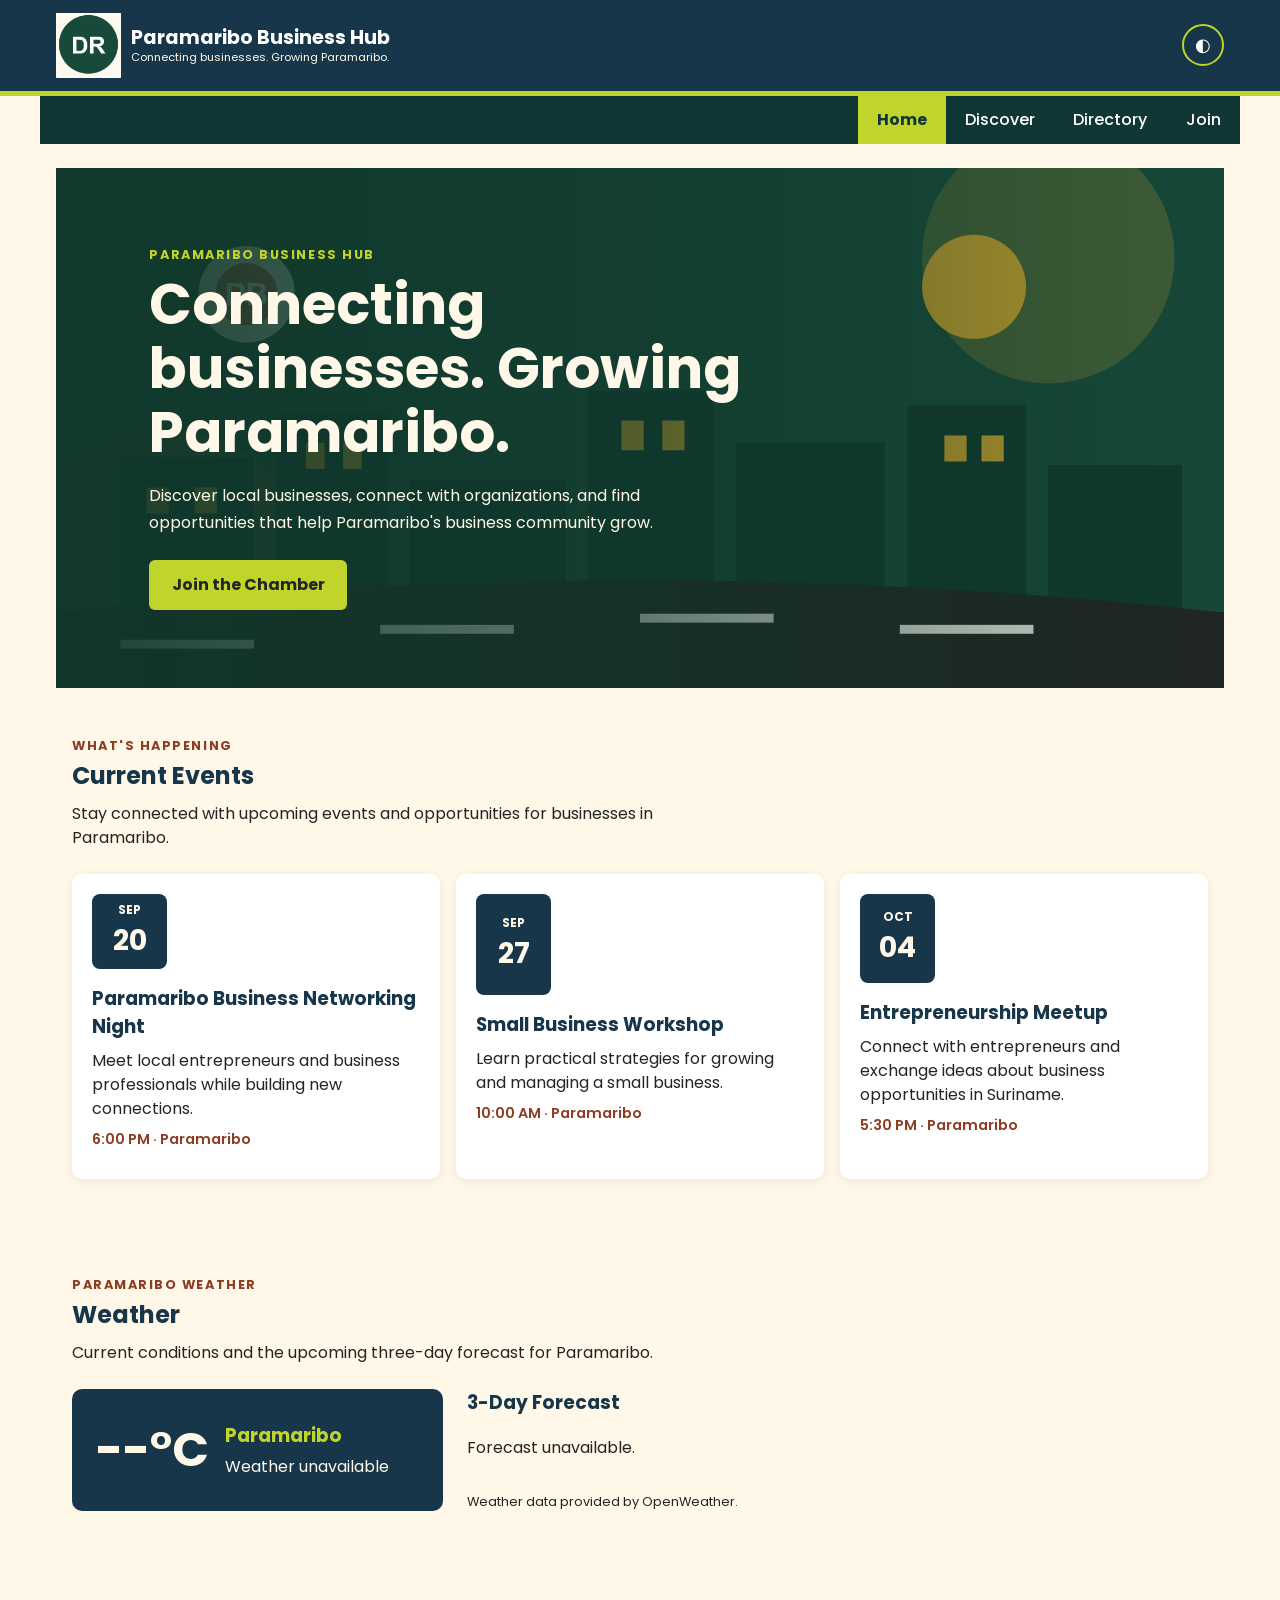
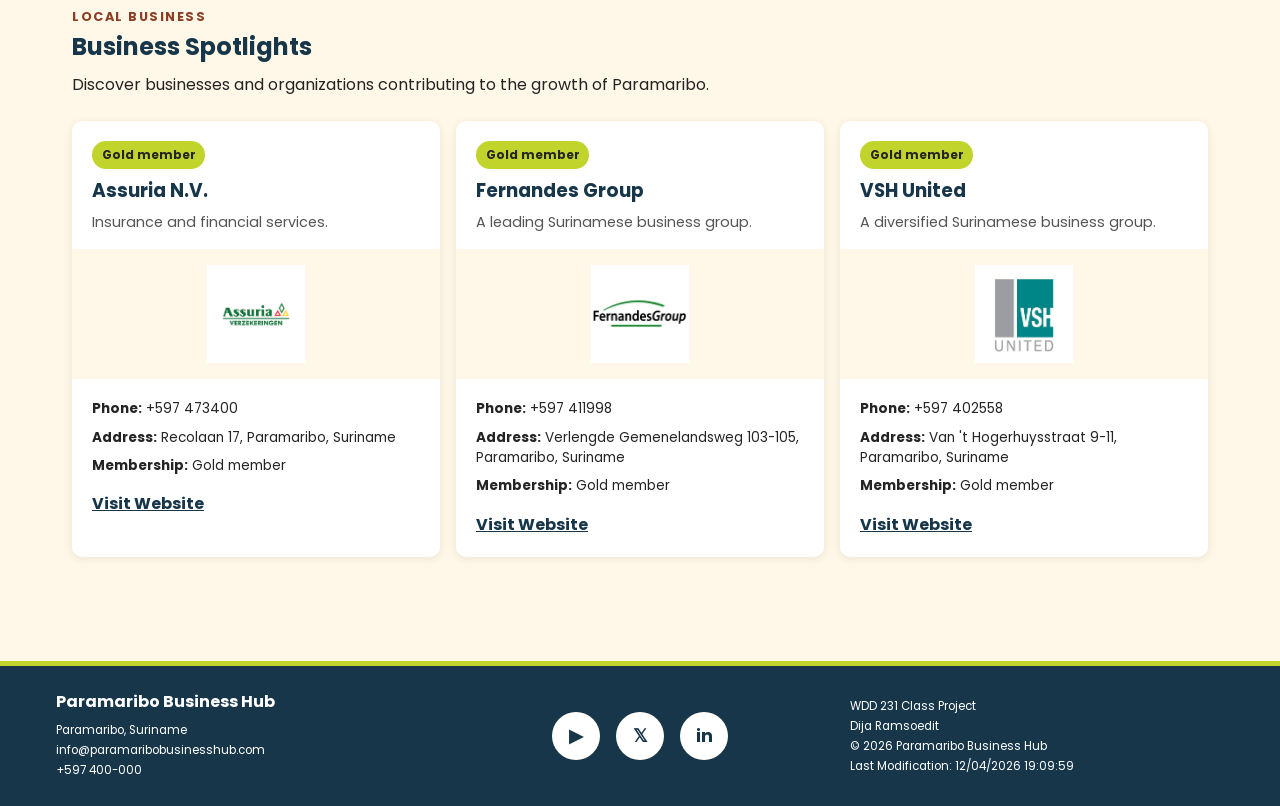
<file: chamber/index.html>
<!DOCTYPE html>
<html lang="en-US">

<head>
    <meta charset="UTF-8">
    <meta name="viewport" content="width=device-width, initial-scale=1.0">

    <title>Paramaribo Business Hub | Home</title>

    <meta name="description"
        content="Paramaribo Business Hub connects businesses and organizations in Paramaribo, Suriname to support local growth and opportunity.">

    <meta name="author" content="Dija Ramsoedit">

    <!-- Open Graph -->
    <meta property="og:title" content="Paramaribo Business Hub">
    <meta property="og:description"
        content="Connecting businesses. Growing Paramaribo. A website made for Chamber of commerence in Parmaribo">
     <meta property="og:image"
     content="https://d23ram.github.io/wdd231/chamber/images/lhero.svg">

        <meta property="og:url"
         content="https://d23ram.github.io/wdd231/chamber/index.html">
     <meta property="og:type" content="website">

    <!-- Favicon -->
    <link rel="icon" href="images/favicon.svg" type="image/svg+xml">

    <!-- Google Font -->
    <link rel="preconnect" href="https://fonts.googleapis.com">
    <link rel="preconnect" href="https://fonts.gstatic.com" crossorigin>

    <link
        href="https://fonts.googleapis.com/css2?family=Poppins:wght@400;500;600;700&display=swap"
        rel="stylesheet">

    <!-- CSS -->
    <link rel="stylesheet" href="styles/normalize.css">
    <link rel="stylesheet" href="styles/small.css">
    <link rel="stylesheet" href="styles/large.css">

    <!-- JavaScript -->
    <script src="scripts/navigation.js" defer></script>
    <script src="scripts/home.js" defer></script>
</head>

<body>

    <!-- HEADER -->
    <header>
        <div class="header-content">

            <a href="index.html" class="brand">

                <img
                    src="images/logo.png"
                    alt="Paramaribo Business Hub logo"
                >

                <div class="brand-text">

                    <span class="site-name">
                        Paramaribo Business Hub
                    </span>

                    <span class="tagline">
                        Connecting businesses. Growing Paramaribo.
                    </span>

                </div>

            </a>

            <div class="header-buttons">

                <button
                    id="dark-mode-button"
                    aria-label="Toggle dark mode"
                >
                    ◐
                </button>

                <button
                    id="menu-button"
                    aria-label="Open navigation menu"
                    aria-expanded="false"
                    aria-controls="primary-nav"
                >
                    ☰
                </button>

            </div>

        </div>
    </header>


    <!-- NAVIGATION -->
    <nav id="primary-nav">

        <a href="index.html" class="active">
            Home
        </a>

        <a href="discover.html">
            Discover
        </a>

        <a href="directory.html">
            Directory
        </a>

        <a href="join.html">
            Join
        </a>

    </nav>


    <!-- MAIN -->
    <main>

        <!-- HERO -->
        <section class="home-hero">

            <img
                src="images/hero.svg"
                alt="Illustration representing businesses and the city of Paramaribo"
                class="hero-image"
            >

            <div class="hero-content">

                <p class="hero-label">
                    PARAMARIBO BUSINESS HUB
                </p>

                <h1>
                    Connecting businesses. Growing Paramaribo.
                </h1>

                <p>
                    Discover local businesses, connect with organizations,
                    and find opportunities that help Paramaribo's business
                    community grow.
                </p>

                <a href="#" class="hero-button">
                    Join the Chamber
                </a>

            </div>

        </section>


        <!-- EVENTS -->
        <section class="home-section">

            <div class="section-heading">

                <p class="section-label">
                    WHAT'S HAPPENING
                </p>

                <h2>
                    Current Events
                </h2>

                <p>
                    Stay connected with upcoming events and opportunities
                    for businesses in Paramaribo.
                </p>

            </div>


            <div class="events-grid">

                <article class="event-card">

                    <div class="event-date">
                        <span>SEP</span>
                        <strong>20</strong>
                    </div>

                    <div>

                        <h3>
                            Paramaribo Business Networking Night
                        </h3>

                        <p>
                            Meet local entrepreneurs and business
                            professionals while building new connections.
                        </p>

                        <p class="event-details">
                            6:00 PM · Paramaribo
                        </p>

                    </div>

                </article>


                <article class="event-card">

                    <div class="event-date">
                        <span>SEP</span>
                        <strong>27</strong>
                    </div>

                    <div>

                        <h3>
                            Small Business Workshop
                        </h3>

                        <p>
                            Learn practical strategies for growing and
                            managing a small business.
                        </p>

                        <p class="event-details">
                            10:00 AM · Paramaribo
                        </p>

                    </div>

                </article>


                <article class="event-card">

                    <div class="event-date">
                        <span>OCT</span>
                        <strong>04</strong>
                    </div>

                    <div>

                        <h3>
                            Entrepreneurship Meetup
                        </h3>

                        <p>
                            Connect with entrepreneurs and exchange ideas
                            about business opportunities in Suriname.
                        </p>

                        <p class="event-details">
                            5:30 PM · Paramaribo
                        </p>

                    </div>

                </article>

            </div>

        </section>


        <!-- WEATHER -->
        <section class="home-section weather-section">

            <div class="section-heading">

                <p class="section-label">
                    PARAMARIBO WEATHER
                </p>

                <h2>
                    Weather
                </h2>

                <p>
                    Current conditions and the upcoming three-day forecast
                    for Paramaribo.
                </p>

            </div>


            <div class="weather-layout">

                <!-- CURRENT WEATHER -->
                <div class="current-weather">

                    <div class="weather-main">

                        <div
                            id="current-temperature"
                            class="temperature"
                        >
                            Loading...
                        </div>

                        <div>

                            <h3>
                                Paramaribo
                            </h3>

                            <p id="current-description">
                                Loading...
                            </p>

                        </div>

                    </div>

                </div>


                <!-- FORECAST -->
                <div class="forecast">

                    <h3>
                        3-Day Forecast
                    </h3>

                    <div id="forecast-container" class="forecast-grid">

                        <article class="forecast-card">
                            <h4>Loading...</h4>
                            <p class="forecast-temperature">--°C</p>
                            <p>Please wait...</p>
                        </article>

                    </div>

                    <p class="weather-source">
                        Weather data provided by OpenWeather.
                    </p>

                </div>

            </div>

        </section>


        <!-- BUSINESS SPOTLIGHTS -->
        <section class="home-section">

            <div class="section-heading">

                <p class="section-label">
                    LOCAL BUSINESS
                </p>

                <h2>
                    Business Spotlights
                </h2>

                <p>
                    Discover businesses and organizations contributing
                    to the growth of Paramaribo.
                </p>

            </div>


            <div id="spotlight-container" class="spotlight-grid">

                <article class="spotlight-card">

                    <div class="spotlight-header">

                        <span class="membership-badge">
                            Loading...
                        </span>

                        <h3>
                            Loading...
                        </h3>

                        <p>
                            Loading business information...
                        </p>

                    </div>

                </article>

            </div>

        </section>

    </main>


    <!-- FOOTER -->
    <footer>

        <div class="footer-content">

            <div class="footer-contact">

                <h2>
                    Paramaribo Business Hub
                </h2>

                <p>
                    Paramaribo, Suriname
                </p>

                <p>
                    info@paramaribobusinesshub.com
                </p>

                <p>
                    +597 400-000
                </p>

            </div>


            <div class="social-links">

                <a href="#" aria-label="YouTube">
                    ▶
                </a>

                <a href="#" aria-label="X">
                    𝕏
                </a>

                <a href="#" aria-label="LinkedIn">
                    in
                </a>

            </div>


            <div class="footer-development">

                <p>
                    WDD 231 Class Project
                </p>

                <p>
                    Dija Ramsoedit
                </p>

                <p>
                    &copy;
                    <span id="currentyear"></span>
                    Paramaribo Business Hub
                </p>

                <p id="lastModified"></p>

            </div>

        </div>

    </footer>

</body>

</html>
</file>
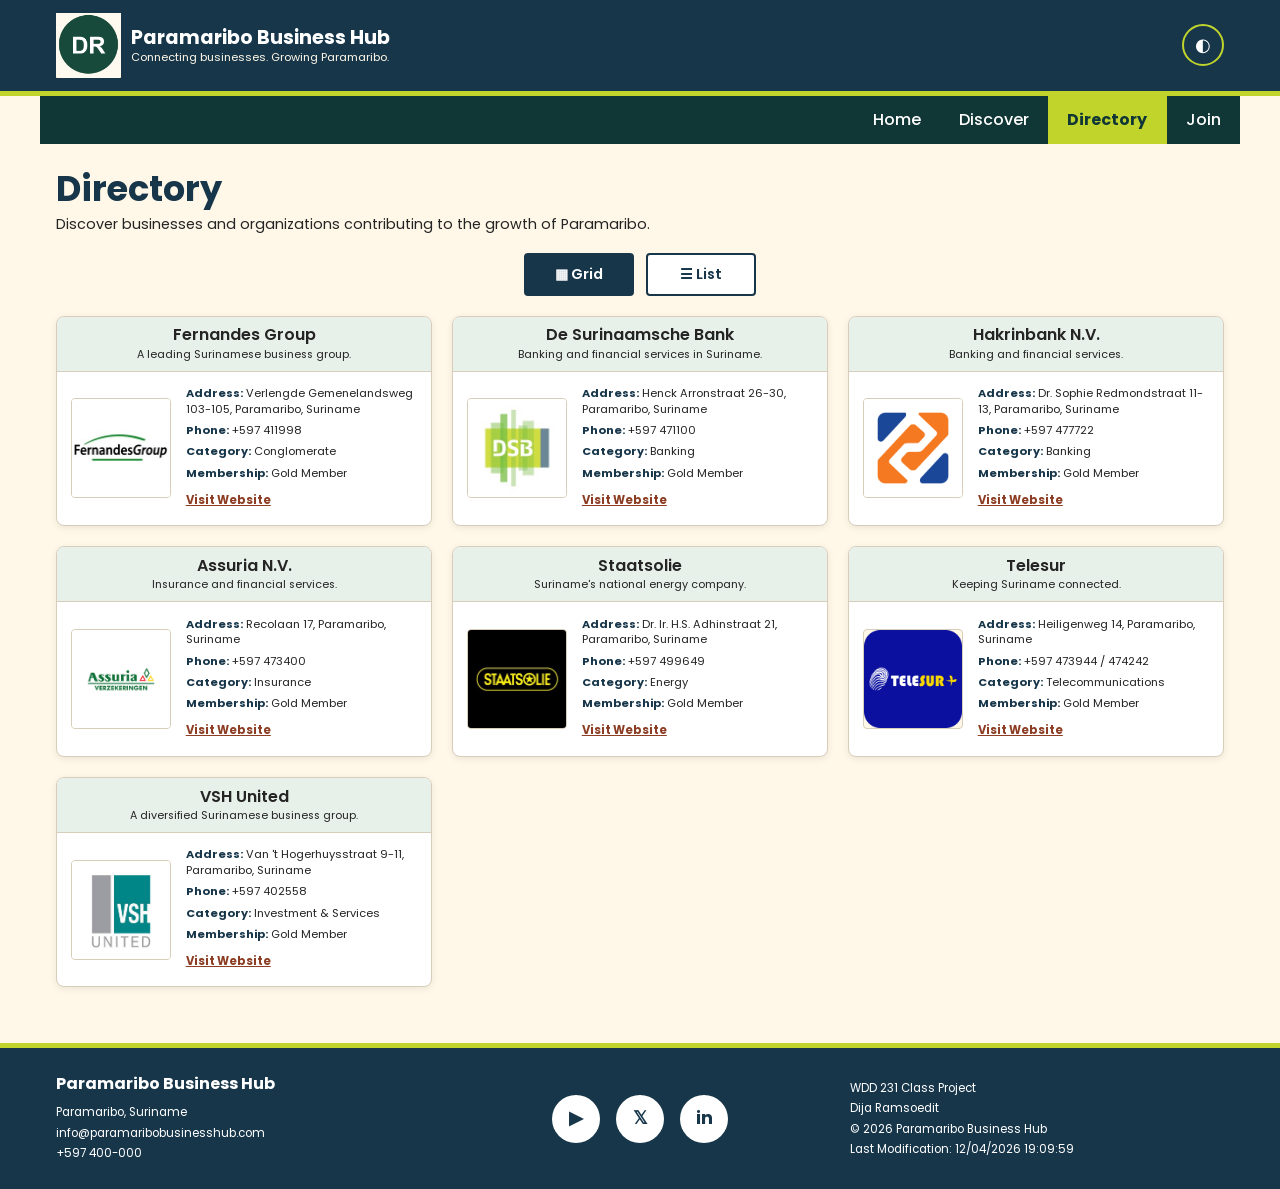
<file: chamber/directory.html>
<!DOCTYPE html>
<html lang="en-US">

<head>
    <meta charset="UTF-8">

    <meta name="viewport" content="width=device-width, initial-scale=1.0">

    <title>Directory | Paramaribo Business Hub</title>

    <meta name="description"
        content="Explore businesses and organizations that are part of the Paramaribo Business Hub in Paramaribo, Suriname.">

    <meta name="author" content="Dija Ramsoedit">

    <!-- Facebook / Open Graph Meta Data -->
    <meta property="og:title"
        content="Paramaribo Business Hub | Business Directory">

    <meta property="og:description"
        content="Explore businesses and organizations in Paramaribo, Suriname. Connecting businesses. Growing Paramaribo.">

 <meta property="og:image"
    content="https://d23ram.github.io/wdd231/chamber/images/hero.svg">

 <meta property="og:url"
    content="https://d23ram.github.io/wdd231/chamber/index.html">
    <meta property="og:type" content="website">

    <!-- Favicon -->
    <link rel="icon"
        href="images/favicon.svg"
        type="image/svg+xml">

    <!-- Google Font -->
    <link rel="preconnect"
        href="https://fonts.googleapis.com">

    <link rel="preconnect"
        href="https://fonts.gstatic.com"
        crossorigin>

    <link
        href="https://fonts.googleapis.com/css2?family=Poppins:wght@400;500;600;700&display=swap"
        rel="stylesheet">

    <!-- CSS -->
    <link rel="stylesheet" href="styles/normalize.css">

    <link rel="stylesheet" href="styles/small.css">

    <link rel="stylesheet" href="styles/large.css">

    <!-- JavaScript -->
    <script src="scripts/navigation.js" defer></script>

    <script src="scripts/directory.js" defer></script>

</head>

<body>

    <!-- HEADER -->
    <header>

        <div class="header-content">

            <a href="directory.html" class="brand">

                <img
                    src="images/logo.png"
                    alt="Paramaribo Business Hub logo">

                <div class="brand-text">

                    <span class="site-name">
                        Paramaribo Business Hub
                    </span>

                    <span class="tagline">
                        Connecting businesses. Growing Paramaribo.
                    </span>

                </div>

            </a>


            <div class="header-buttons">

                <button
                    id="dark-mode-button"
                    aria-label="Toggle dark mode">
                    ◐
                </button>


                <button
                    id="menu-button"
                    aria-label="Open navigation menu"
                    aria-expanded="false"
                    aria-controls="primary-nav">
                    ☰
                </button>

            </div>

        </div>

    </header>


    <!-- NAVIGATION -->
    <nav id="primary-nav">

        <a href="index.html">
            Home
        </a>

        <a href="discover.html">
            Discover
        </a>

        <a href="directory.html" class="active">
            Directory
        </a>

        <a href="join.html">
            Join
        </a>

    </nav>


    <!-- MAIN -->
    <main>

        <div class="page-heading">

            <h1>Directory</h1>

            <p>
                Discover businesses and organizations
                contributing to the growth of Paramaribo.
            </p>

        </div>


        <!-- VIEW BUTTONS -->
        <div class="view-buttons">

            <button
                id="grid-button"
                class="view-selected"
                aria-label="Display businesses as a grid">

                ▦ Grid

            </button>


            <button
                id="list-button"
                aria-label="Display businesses as a list">

                ☰ List

            </button>

        </div>


        <!-- BUSINESS DIRECTORY -->
        <section class="directory-section">

            <h2 class="visually-hidden">
                Business Directory Members
            </h2>

            <div
                id="member-container"
                class="member-grid">

                <!-- Members are loaded using JavaScript -->

            </div>

        </section>

    </main>


    <!-- FOOTER -->
    <footer>

        <div class="footer-content">


            <!-- CONTACT INFORMATION -->
            <div class="footer-contact">

                <h2>
                    Paramaribo Business Hub
                </h2>

                <p>
                    Paramaribo, Suriname
                </p>

                <p>
                    info@paramaribobusinesshub.com
                </p>

                <p>
                    +597 400-000
                </p>

            </div>


            <!-- SOCIAL MEDIA -->
            <div class="social-links">

                <a
                    href="#"
                    aria-label="YouTube">
                    ▶
                </a>

                <a
                    href="#"
                    aria-label="X">
                    𝕏
                </a>

                <a
                    href="#"
                    aria-label="LinkedIn">
                    in
                </a>

            </div>


            <!-- DEVELOPMENT INFORMATION -->
            <div class="footer-development">

                <p>
                    WDD 231 Class Project
                </p>

                <p>
                    Dija Ramsoedit
                </p>

                <p>
                    &copy;
                    <span id="currentyear"></span>
                    Paramaribo Business Hub
                </p>

                <p id="lastModified"></p>

            </div>

        </div>

    </footer>

</body>

</html>
</file>
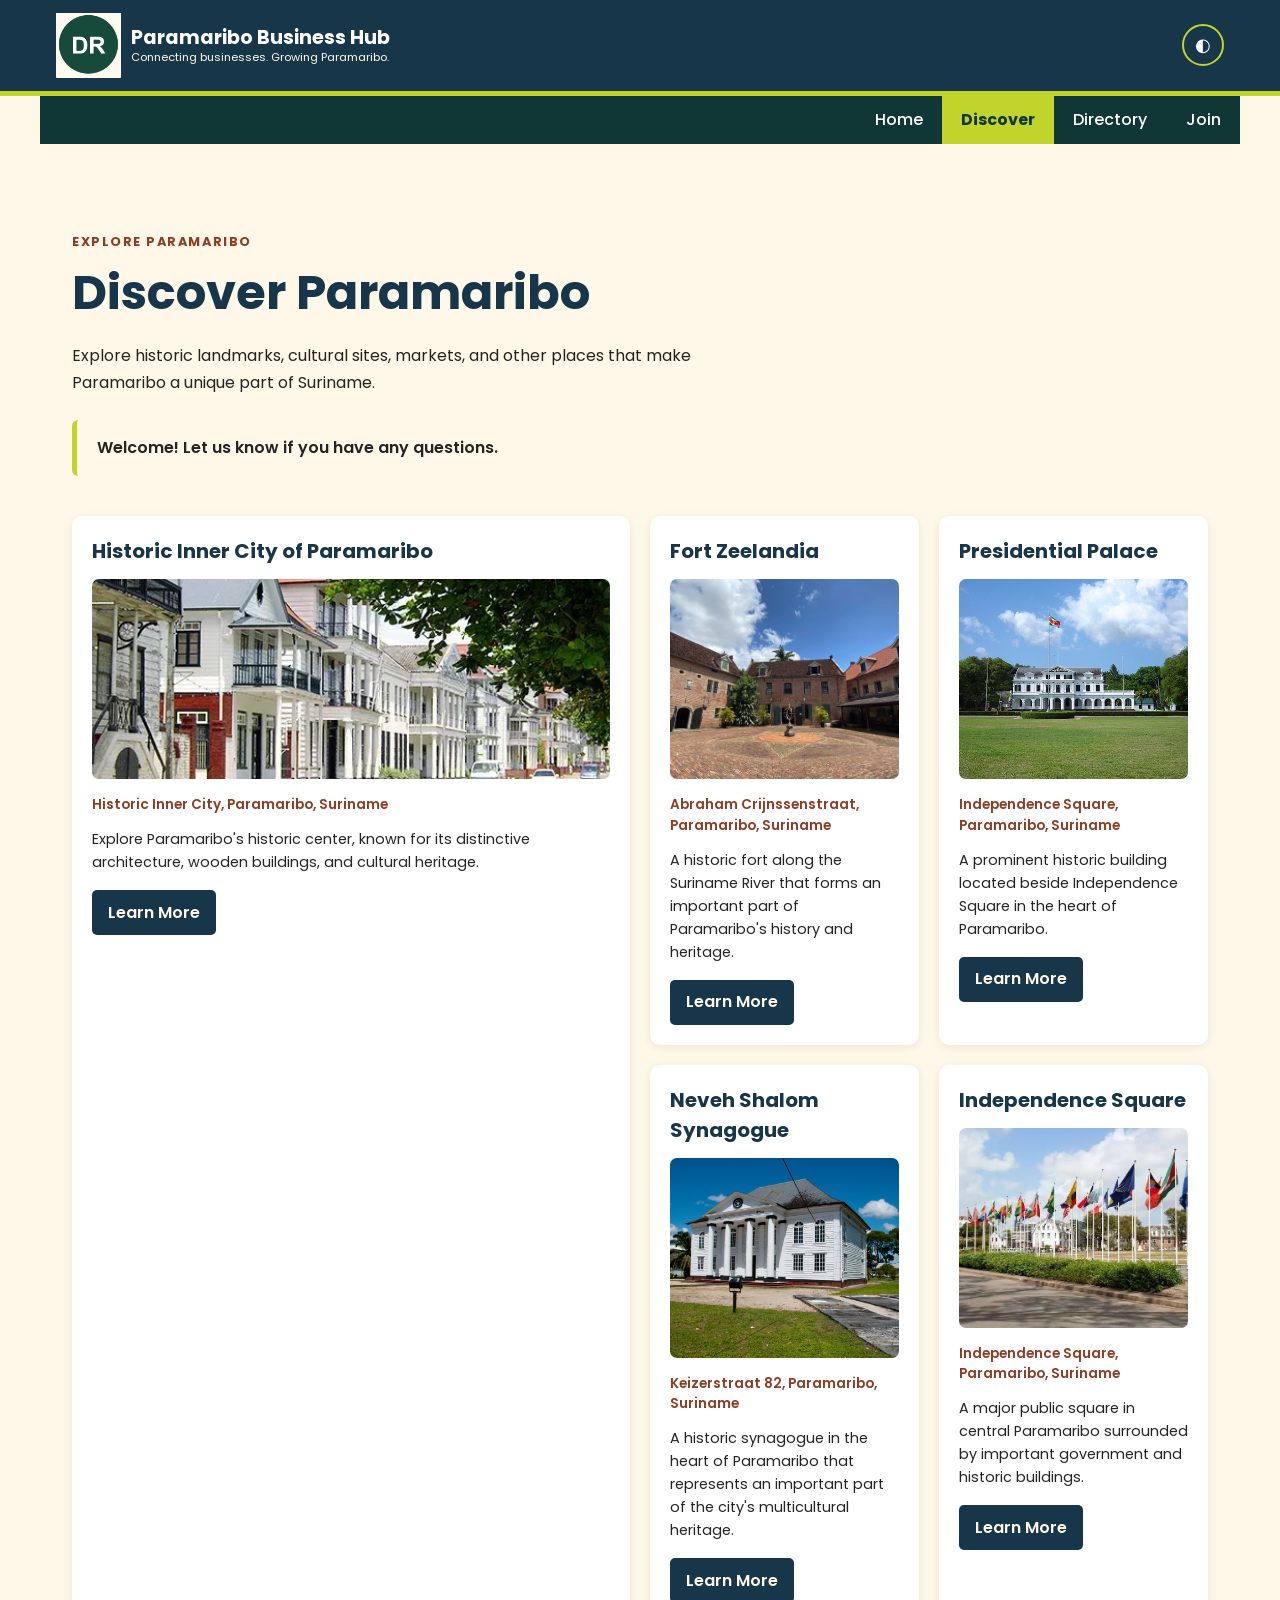
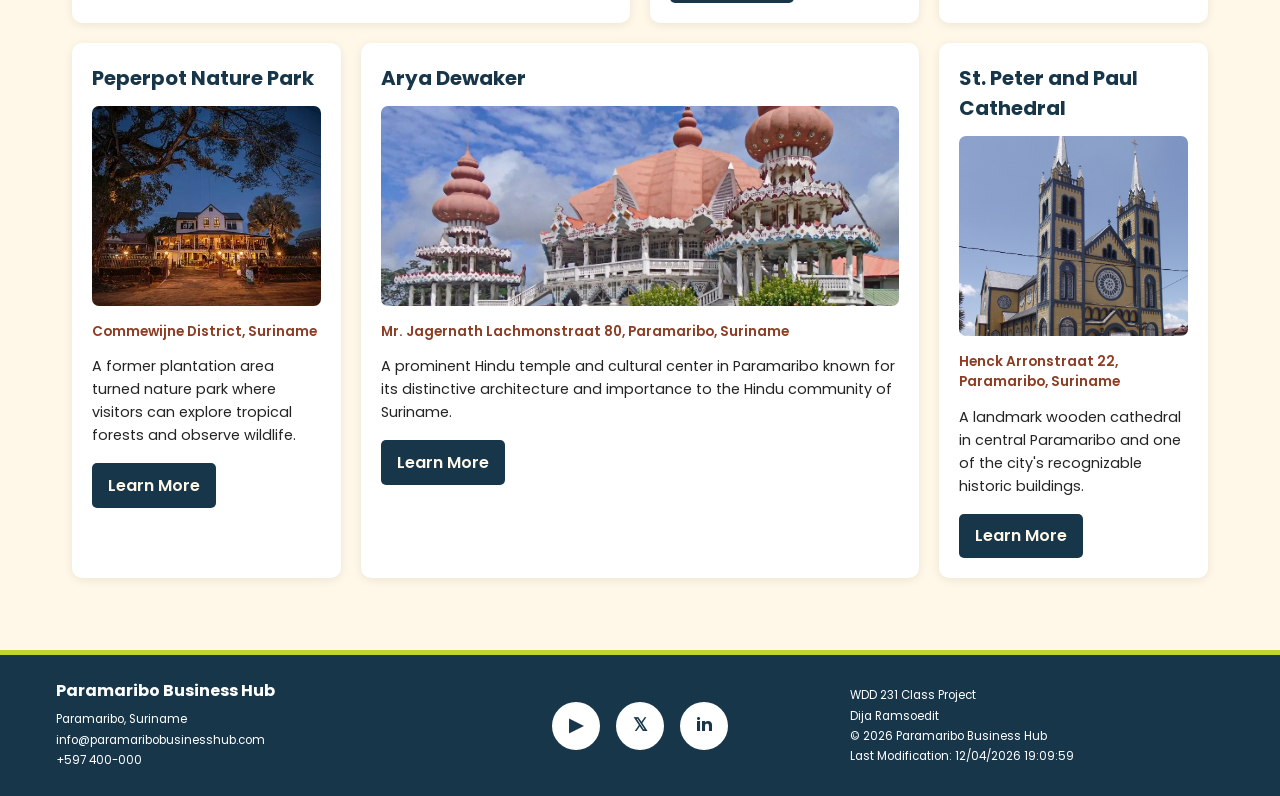
<file: chamber/discover.html>
<!DOCTYPE html>
<html lang="en-US">

<head>
    <meta charset="UTF-8">
    <meta name="viewport" content="width=device-width, initial-scale=1.0">

    <title>Discover | Paramaribo Business Hub</title>

    <meta name="description"
        content="Discover historic sites, cultural landmarks, markets, and attractions in Paramaribo, Suriname.">

    <meta name="author" content="Dija Ramsoedit">

    <meta property="og:title" content="Discover Paramaribo | Paramaribo Business Hub">
    <meta property="og:description"
        content="Explore places, landmarks, and attractions around Paramaribo, Suriname.">
 <meta property="og:image"
    content="https://d23ram.github.io/wdd231/chamber/images/logo.png">

    <meta property="og:url"
        content="https://d23ram.github.io/chamber/discover.html">
    <meta property="og:type" content="website">

    <link rel="icon" href="images/favicon.svg" type="image/svg+xml">

    <link rel="preconnect" href="https://fonts.googleapis.com">
    <link rel="preconnect" href="https://fonts.gstatic.com" crossorigin>

    <link
        href="https://fonts.googleapis.com/css2?family=Poppins:wght@400;500;600;700&display=swap"
        rel="stylesheet">

    <link rel="stylesheet" href="styles/normalize.css">
    <link rel="stylesheet" href="styles/small.css">
    <link rel="stylesheet" href="styles/large.css">

    <script src="scripts/navigation.js" defer></script>
    <script type="module" src="scripts/discover.js"></script>
</head>

<body>

<header>
    <div class="header-content">

        <a href="index.html" class="brand">

            <img
                src="images/logo.png"
                alt="Paramaribo Business Hub logo"
            >

            <div class="brand-text">

                <span class="site-name">
                    Paramaribo Business Hub
                </span>

                <span class="tagline">
                    Connecting businesses. Growing Paramaribo.
                </span>

            </div>

        </a>

        <div class="header-buttons">

            <button
                id="dark-mode-button"
                aria-label="Toggle dark mode"
            >
                ◐
            </button>

            <button
                id="menu-button"
                aria-label="Open navigation menu"
                aria-expanded="false"
                aria-controls="primary-nav"
            >
                ☰
            </button>

        </div>

    </div>
</header>


<nav id="primary-nav">

    <a href="index.html">
        Home
    </a>

    <a href="discover.html" class="active">
        Discover
    </a>

    <a href="directory.html">
        Directory
    </a>

    <a href="join.html">
        Join
    </a>

</nav>


<main>

    <section class="discover-intro">

        <p class="section-label">
            EXPLORE PARAMARIBO
        </p>

        <h1>
            Discover Paramaribo
        </h1>

        <p>
            Explore historic landmarks, cultural sites, markets, and
            other places that make Paramaribo a unique part of Suriname.
        </p>

    </section>


    <!-- VISITOR MESSAGE -->

    <section class="visitor-message" aria-live="polite">

        <p id="visit-message">
            Welcome! Let us know if you have any questions.
        </p>

    </section>


    <!-- DISCOVER CARDS -->

    <section class="discover-gallery">

        <h2 class="visually-hidden">
            Places of Interest in Paramaribo
        </h2>

        <div id="discover-container" class="discover-grid">
            <!-- Cards generated by JavaScript -->
        </div>

    </section>

</main>


<footer>

    <div class="footer-content">

        <div class="footer-contact">

            <h2>
                Paramaribo Business Hub
            </h2>

            <p>
                Paramaribo, Suriname
            </p>

            <p>
                info@paramaribobusinesshub.com
            </p>

            <p>
                +597 400-000
            </p>

        </div>


        <div class="social-links">

            <a href="#" aria-label="YouTube">▶</a>
            <a href="#" aria-label="X">𝕏</a>
            <a href="#" aria-label="LinkedIn">in</a>

        </div>


        <div class="footer-development">

            <p>
                WDD 231 Class Project
            </p>

            <p>
                Dija Ramsoedit
            </p>

            <p>
                &copy;
                <span id="currentyear"></span>
                Paramaribo Business Hub
            </p>

            <p id="lastModified"></p>

        </div>

    </div>

</footer>

</body>
</html>
</file>
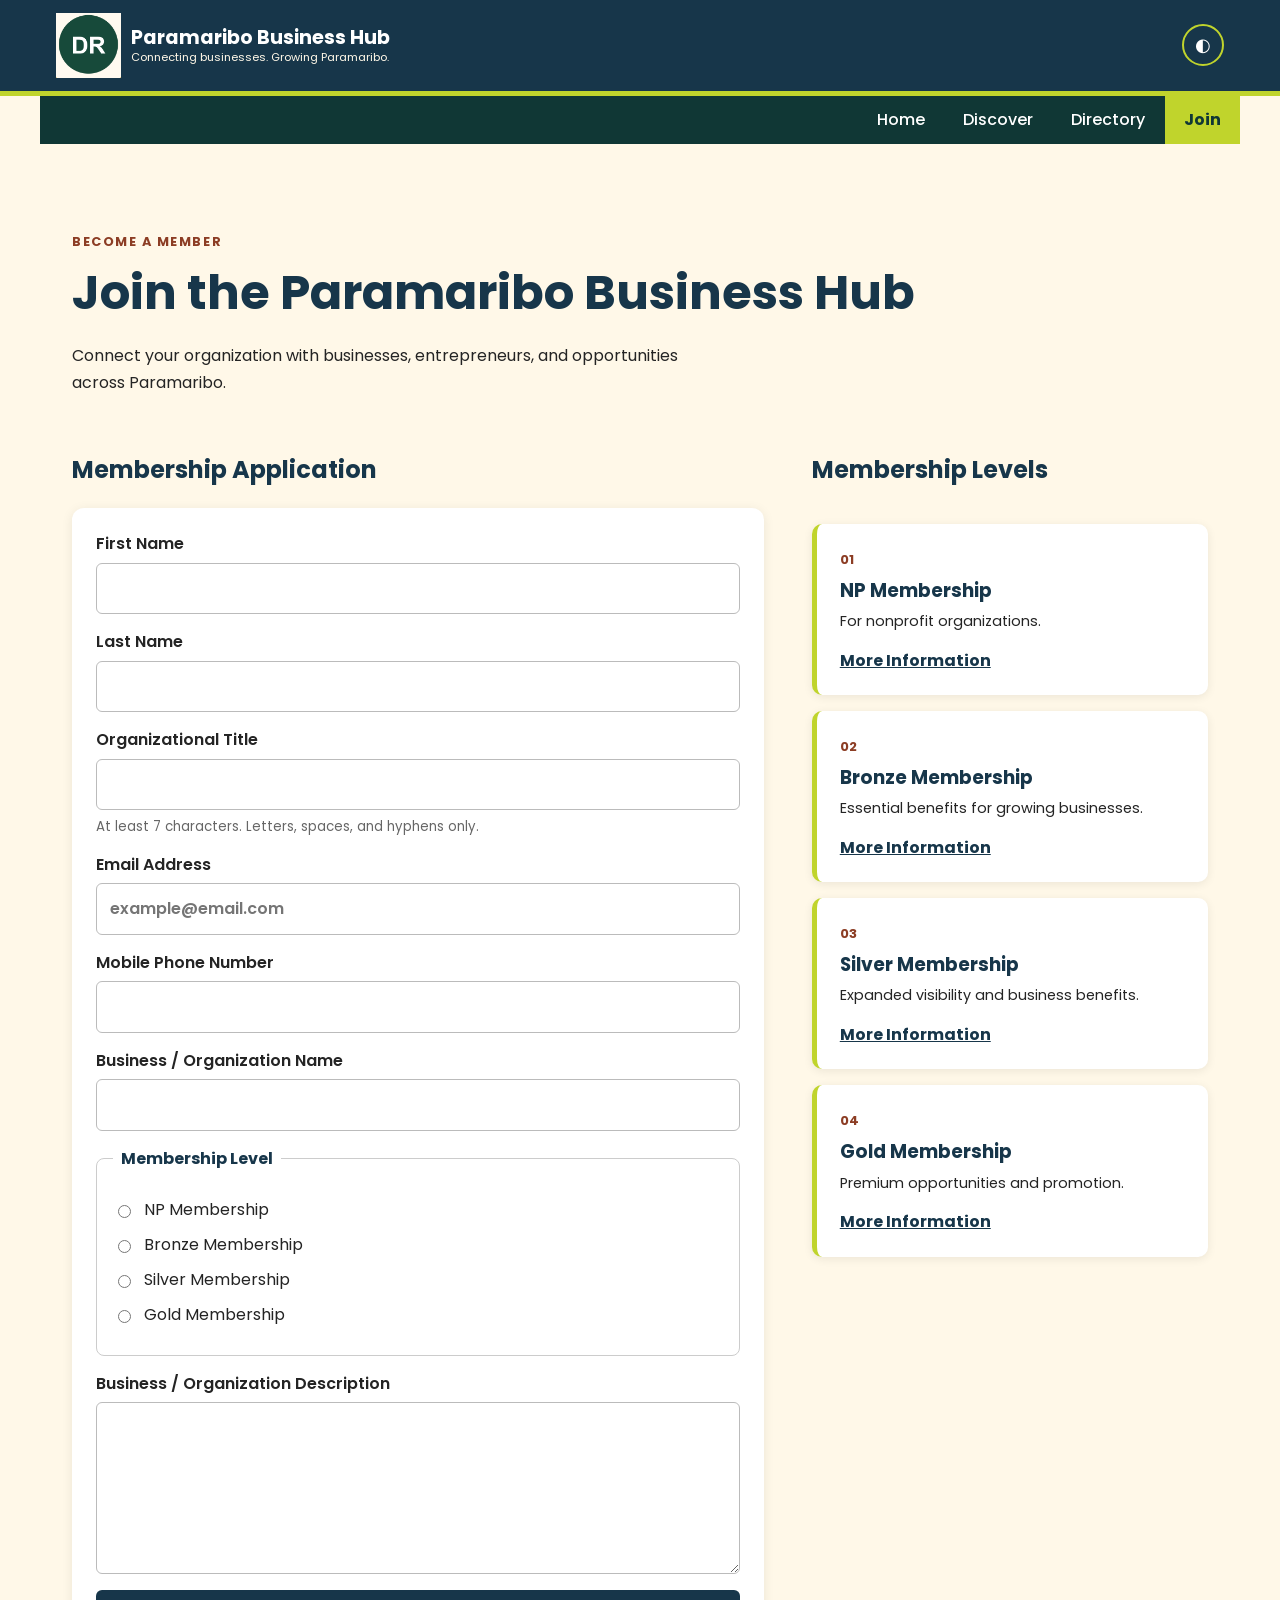
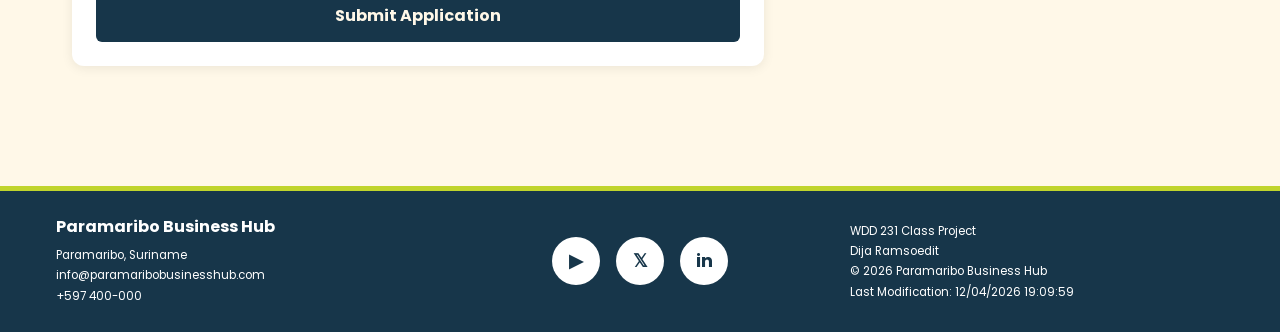
<file: chamber/join.html>
<!DOCTYPE html>
<html lang="en-US">

<head>
    <meta charset="UTF-8">
    <meta name="viewport" content="width=device-width, initial-scale=1.0">

    <title>Join | Paramaribo Business Hub</title>

    <meta name="description"
        content="Apply to join the Paramaribo Business Hub and connect your organization with the local business community. This was made for Wdd231 BYu idaho">

    <meta name="author" content="Dija Ramsoedit">

    <meta property="og:title" content="Join | Paramaribo Business Hub">
    <meta property="og:description"
        content="Apply to join the Paramaribo Business Hub. Made for Surinamese companies.">
    <meta property="og:image"
    content="https://d23ram.github.io/wdd231/chamber/images/logo.png">

    <meta property="og:url"
        content="https://d23ram.github.io/chamber/join.html">
    <meta property="og:type" content="website">

    <link rel="icon" href="images/favicon.svg" type="image/svg+xml">

    <link rel="preconnect" href="https://fonts.googleapis.com">
    <link rel="preconnect" href="https://fonts.gstatic.com" crossorigin>

    <link
        href="https://fonts.googleapis.com/css2?family=Poppins:wght@400;500;600;700&display=swap"
        rel="stylesheet">

    <link rel="stylesheet" href="styles/normalize.css">
    <link rel="stylesheet" href="styles/small.css">
    <link rel="stylesheet" href="styles/large.css">

    <script src="scripts/navigation.js" defer></script>
    <script src="scripts/join.js" defer></script>
</head>

<body>

<header>
    <div class="header-content">

        <a href="index.html" class="brand">
            <img
                src="images/logo.png"
                alt="Paramaribo Business Hub logo"
            >

            <div class="brand-text">
                <span class="site-name">
                    Paramaribo Business Hub
                </span>

                <span class="tagline">
                    Connecting businesses. Growing Paramaribo.
                </span>
            </div>
        </a>

        <div class="header-buttons">

            <button
                id="dark-mode-button"
                aria-label="Toggle dark mode"
            >
                ◐
            </button>

            <button
                id="menu-button"
                aria-label="Open navigation menu"
                aria-expanded="false"
                aria-controls="primary-nav"
            >
                ☰
            </button>

        </div>
    </div>
</header>


<nav id="primary-nav">

    <a href="index.html">
        Home
    </a>

    <a href="discover.html">
        Discover
    </a>

    <a href="directory.html">
        Directory
    </a>

    <a href="join.html" class="active">
        Join
    </a>

</nav>


<main>

    <section class="join-intro">

        <p class="section-label">
            BECOME A MEMBER
        </p>

        <h1>
            Join the Paramaribo Business Hub
        </h1>

        <p>
            Connect your organization with businesses, entrepreneurs,
            and opportunities across Paramaribo.
        </p>

    </section>


    <div class="join-layout">

        <!-- APPLICATION FORM -->
        <section class="join-form-section">

            <h2>
                Membership Application
            </h2>

            <form
                method="get"
                action="thankyou.html"
                class="membership-form"
            >

                <label>
                    First Name
                    <input
                        type="text"
                        name="firstName"
                        title="Enter your first name"
                        autocomplete="given-name"
                        required
                    >
                </label>


                <label>
                    Last Name
                    <input
                        type="text"
                        name="lastName"
                        title="Enter your last name"
                        autocomplete="family-name"
                        required
                    >
                </label>


                <label>
                    Organizational Title
                    <input
                        type="text"
                        name="organizationTitle"
                        title="Enter your organizational title"
                        autocomplete="organization-title"
                        pattern="[A-Za-zÀ-ÿ -]{7,}"
                    >
                    <small>
                        At least 7 characters. Letters, spaces, and hyphens only.
                    </small>
                </label>


                <label>
                    Email Address
                    <input
                        type="email"
                        name="email"
                        title="Enter your email address"
                        autocomplete="email"
                        placeholder="example@email.com"
                        required
                    >
                </label>


                <label>
                    Mobile Phone Number
                    <input
                        type="tel"
                        name="phone"
                        title="Enter your mobile phone number"
                        autocomplete="tel"
                        required
                    >
                </label>


                <label>
                    Business / Organization Name
                    <input
                        type="text"
                        name="organization"
                        title="Enter your business or organization name"
                        autocomplete="organization"
                        required
                    >
                </label>


                <fieldset>

                    <legend>
                        Membership Level
                    </legend>

                    <label class="radio-option">
                        <input
                            type="radio"
                            name="membership"
                            value="np"
                            required
                        >
                        NP Membership
                    </label>

                    <label class="radio-option">
                        <input
                            type="radio"
                            name="membership"
                            value="bronze"
                        >
                        Bronze Membership
                    </label>

                    <label class="radio-option">
                        <input
                            type="radio"
                            name="membership"
                            value="silver"
                        >
                        Silver Membership
                    </label>

                    <label class="radio-option">
                        <input
                            type="radio"
                            name="membership"
                            value="gold"
                        >
                        Gold Membership
                    </label>

                </fieldset>


                <label>
                    Business / Organization Description
                    <textarea
                        name="description"
                        title="Describe your business or organization"
                        rows="6"
                    ></textarea>
                </label>


                <input
                    type="hidden"
                    name="timestamp"
                    id="timestamp"
                >


                <input
                    type="submit"
                    value="Submit Application"
                    class="submit-button"
                >

            </form>

        </section>


        <!-- MEMBERSHIP CARDS -->
        <aside class="membership-levels">

            <h2>
                Membership Levels
            </h2>


            <article class="membership-card">

                <span class="membership-icon">01</span>

                <h3>
                    NP Membership
                </h3>

                <p>
                    For nonprofit organizations.
                </p>

                <button
                    type="button"
                    class="modal-button"
                    data-modal="np-modal"
                >
                    More Information
                </button>

            </article>


            <article class="membership-card">

                <span class="membership-icon">02</span>

                <h3>
                    Bronze Membership
                </h3>

                <p>
                    Essential benefits for growing businesses.
                </p>

                <button
                    type="button"
                    class="modal-button"
                    data-modal="bronze-modal"
                >
                    More Information
                </button>

            </article>


            <article class="membership-card">

                <span class="membership-icon">03</span>

                <h3>
                    Silver Membership
                </h3>

                <p>
                    Expanded visibility and business benefits.
                </p>

                <button
                    type="button"
                    class="modal-button"
                    data-modal="silver-modal"
                >
                    More Information
                </button>

            </article>


            <article class="membership-card">

                <span class="membership-icon">04</span>

                <h3>
                    Gold Membership
                </h3>

                <p>
                    Premium opportunities and promotion.
                </p>

                <button
                    type="button"
                    class="modal-button"
                    data-modal="gold-modal"
                >
                    More Information
                </button>

            </article>

        </aside>

    </div>


    <!-- MODALS -->

    <dialog id="np-modal">

        <div class="modal-content">

            <h2>
                NP Membership
            </h2>

            <p>
                NP Membership is designed for nonprofit organizations
                and has no membership fee.
            </p>

            <ul>
                <li>Business directory listing</li>
                <li>Community networking opportunities</li>
                <li>Access to selected chamber events</li>
            </ul>

            <button class="close-modal">
                Close
            </button>

        </div>

    </dialog>


    <dialog id="bronze-modal">

        <div class="modal-content">

            <h2>
                Bronze Membership
            </h2>

            <p>
                Bronze Membership provides essential resources for
                businesses beginning to build their local network.
            </p>

            <ul>
                <li>Business directory listing</li>
                <li>Networking opportunities</li>
                <li>Access to selected training sessions</li>
                <li>Member event discounts</li>
            </ul>

            <button class="close-modal">
                Close
            </button>

        </div>

    </dialog>


    <dialog id="silver-modal">

        <div class="modal-content">

            <h2>
                Silver Membership
            </h2>

            <p>
                Silver Membership provides increased visibility and
                access to additional business resources.
            </p>

            <ul>
                <li>All Bronze benefits</li>
                <li>Additional training opportunities</li>
                <li>Increased event discounts</li>
                <li>Business promotion opportunities</li>
            </ul>

            <button class="close-modal">
                Close
            </button>

        </div>

    </dialog>


    <dialog id="gold-modal">

        <div class="modal-content">

            <h2>
                Gold Membership
            </h2>

            <p>
                Gold Membership provides premium networking,
                promotional, and educational opportunities.
            </p>

            <ul>
                <li>All Silver benefits</li>
                <li>Premium networking opportunities</li>
                <li>Priority promotional opportunities</li>
                <li>Home page business spotlight eligibility</li>
                <li>Additional event and training benefits</li>
            </ul>

            <button class="close-modal">
                Close
            </button>

        </div>

    </dialog>

</main>


<footer>

    <div class="footer-content">

        <div class="footer-contact">

            <h2>
                Paramaribo Business Hub
            </h2>

            <p>
                Paramaribo, Suriname
            </p>

            <p>
                info@paramaribobusinesshub.com
            </p>

            <p>
                +597 400-000
            </p>

        </div>


        <div class="social-links">

            <a href="#" aria-label="YouTube">▶</a>
            <a href="#" aria-label="X">𝕏</a>
            <a href="#" aria-label="LinkedIn">in</a>

        </div>


        <div class="footer-development">

            <p>
                WDD 231 Class Project
            </p>

            <p>
                Dija Ramsoedit
            </p>

            <p>
                &copy;
                <span id="currentyear"></span>
                Paramaribo Business Hub
            </p>

            <p id="lastModified"></p>

        </div>

    </div>

</footer>

</body>
</html>
</file>
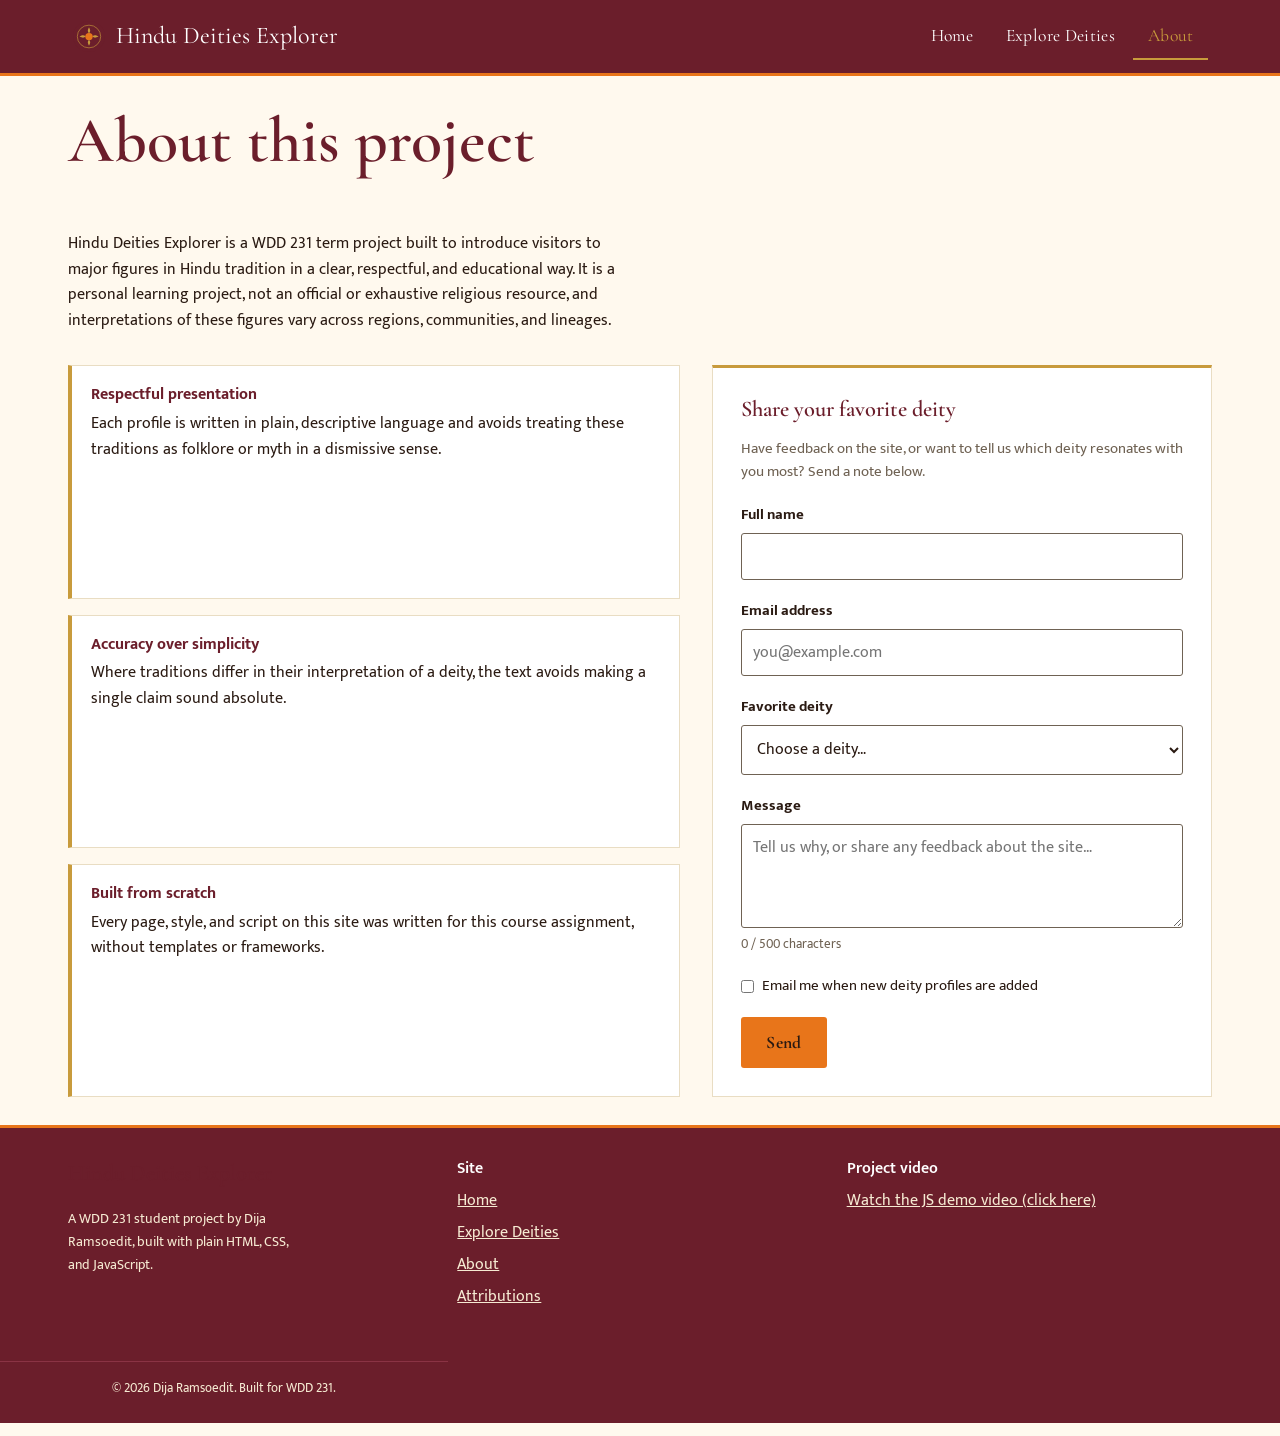
<file: finalproject/about.html>
<!DOCTYPE html>
<html lang="en">
<head>
  <meta charset="UTF-8">
  <meta name="viewport" content="width=device-width, initial-scale=1.0">
  <title>About — Hindu Deities Explorer</title>
  <meta name="description" content="Learn about the purpose of the Hindu Deities Explorer project and share your feedback or favorite deity.">
  <meta name="author" content="Dija Ramsoedit">

  <meta property="og:title" content="About — Hindu Deities Explorer">
  <meta property="og:description" content="About this project, and a form to share your favorite deity or feedback.">
  <meta property="og:type" content="website">
 <meta property="og:image"  content="https://d23ram.github.io/wdd231/finalproject/images/logo.svg">
  <meta property="og:url" content="https://d23ram.github.io/wdd231/final/about.html">

  <link rel="icon" type="image/svg+xml" href="images/logo.svg">
  <link rel="preconnect" href="https://fonts.googleapis.com">
  <link rel="preconnect" href="https://fonts.gstatic.com" crossorigin>
  <link href="https://fonts.googleapis.com/css2?family=Cormorant+Garamond:wght@500;600;700&family=Mukta:wght@400;500;700&display=swap" rel="stylesheet">
  <link rel="stylesheet" href="styles/small.css">
  <link rel="stylesheet" href="styles/large.css" media="(min-width: 40rem)">
  <script type="module" src="scripts/form.js"></script>
</head>
<body>
  <a class="visually-hidden" href="#main-content">Skip to main content</a>

  <header class="site-header">
    <div class="header-inner">
      <a class="brand" href="index.html">
        <img src="images/logo.svg" alt="Hindu Deities Explorer logo" width="34" height="34">
        Hindu Deities Explorer
      </a>
      <button class="nav-toggle" aria-expanded="false" aria-controls="primary-nav">
        <span></span><span></span><span></span>
        <span class="visually-hidden">Menu</span>
      </button>
      <nav class="main-nav" id="primary-nav" aria-label="Primary">
        <ul>
          <li><a href="index.html">Home</a></li>
          <li><a href="deities.html">Explore Deities</a></li>
          <li><a href="about.html" aria-current="page">About</a></li>
        </ul>
      </nav>
    </div>
  </header>

  <main id="main-content">
    <section class="section-tight">
      <div class="wrap">
        <h1>About this project</h1>
        <p>Hindu Deities Explorer is a WDD 231 term project built to introduce visitors to major figures in Hindu tradition in a clear, respectful, and educational way. It is a personal learning project, not an official or exhaustive religious resource, and interpretations of these figures vary across regions, communities, and lineages.</p>

        <div class="about-grid">
          <ul class="pillar-list">
            <li><strong>Respectful presentation</strong>Each profile is written in plain, descriptive language and avoids treating these traditions as folklore or myth in a dismissive sense.</li>
            <li><strong>Accuracy over simplicity</strong>Where traditions differ in their interpretation of a deity, the text avoids making a single claim sound absolute.</li>
            <li><strong>Built from scratch</strong>Every page, style, and script on this site was written for this course assignment, without templates or frameworks.</li>
          </ul>

          <form class="form-card" action="form-action.html" method="get" novalidate>
            <h2>Share your favorite deity</h2>
            <p class="form-intro">Have feedback on the site, or want to tell us which deity resonates with you most? Send a note below.</p>

            <div class="form-row">
              <label for="name">Full name</label>
              <input type="text" id="name" name="name" required minlength="2" autocomplete="name">
            </div>

            <div class="form-row">
              <label for="email">Email address</label>
              <input type="email" id="email" name="email" required autocomplete="email" placeholder="you@example.com">
            </div>

            <div class="form-row">
              <label for="favoriteDeity">Favorite deity</label>
              <select id="favoriteDeity" name="favoriteDeity" required>
                <option value="" selected disabled>Choose a deity…</option>
                <option value="Ganesha">Ganesha</option>
                <option value="Shiva">Shiva</option>
                <option value="Parvati">Parvati</option>
                <option value="Vishnu">Vishnu</option>
                <option value="Lakshmi">Lakshmi</option>
                <option value="Saraswati">Saraswati</option>
                <option value="Krishna">Krishna</option>
                <option value="Rama">Rama</option>
                <option value="Hanuman">Hanuman</option>
                <option value="Durga">Durga</option>
                <option value="Kali">Kali</option>
                <option value="Kartikeya">Kartikeya</option>
                <option value="Radha">Radha</option>
                <option value="Sita">Sita</option>
                <option value="Brahma">Brahma</option>
              </select>
            </div>

            <div class="form-row">
              <label for="message">Message</label>
              <textarea id="message" name="message" placeholder="Tell us why, or share any feedback about the site…"></textarea>
              <span class="hint" id="message-counter">0 / 500 characters</span>
            </div>

            <div class="form-row">
              <div class="checkbox-row">
                <input type="checkbox" id="updates" name="updates" value="Yes">
                <label for="updates">Email me when new deity profiles are added</label>
              </div>
            </div>

            <button type="submit" class="btn">Send</button>
          </form>
        </div>
      </div>
    </section>
  </main>

  <footer class="site-footer">
    <div class="wrap">
      <div>
        <h3>Hindu Deities Explorer</h3>
        <p class="footer-blurb">A WDD 231 student project by Dija Ramsoedit, built with plain HTML, CSS, and JavaScript.</p>
      </div>
      <div>
        <h4>Site</h4>
        <ul>
          <li><a href="index.html">Home</a></li>
          <li><a href="deities.html">Explore Deities</a></li>
          <li><a href="about.html">About</a></li>
          <li><a href="attributions.html">Attributions</a></li>
        </ul>
      </div>
      <div>
        <h4>Project video</h4>
        <ul>
          <li><a href="https://canva.link/k01y9qw2lmv6wxw">Watch the JS demo video (click here)</a></li>
        </ul>
      </div>
    </div>
    <p class="footer-bottom">&copy; <span id="year">2026</span> Dija Ramsoedit. Built for WDD 231.</p>
  </footer>

</body>
</html>
</file>
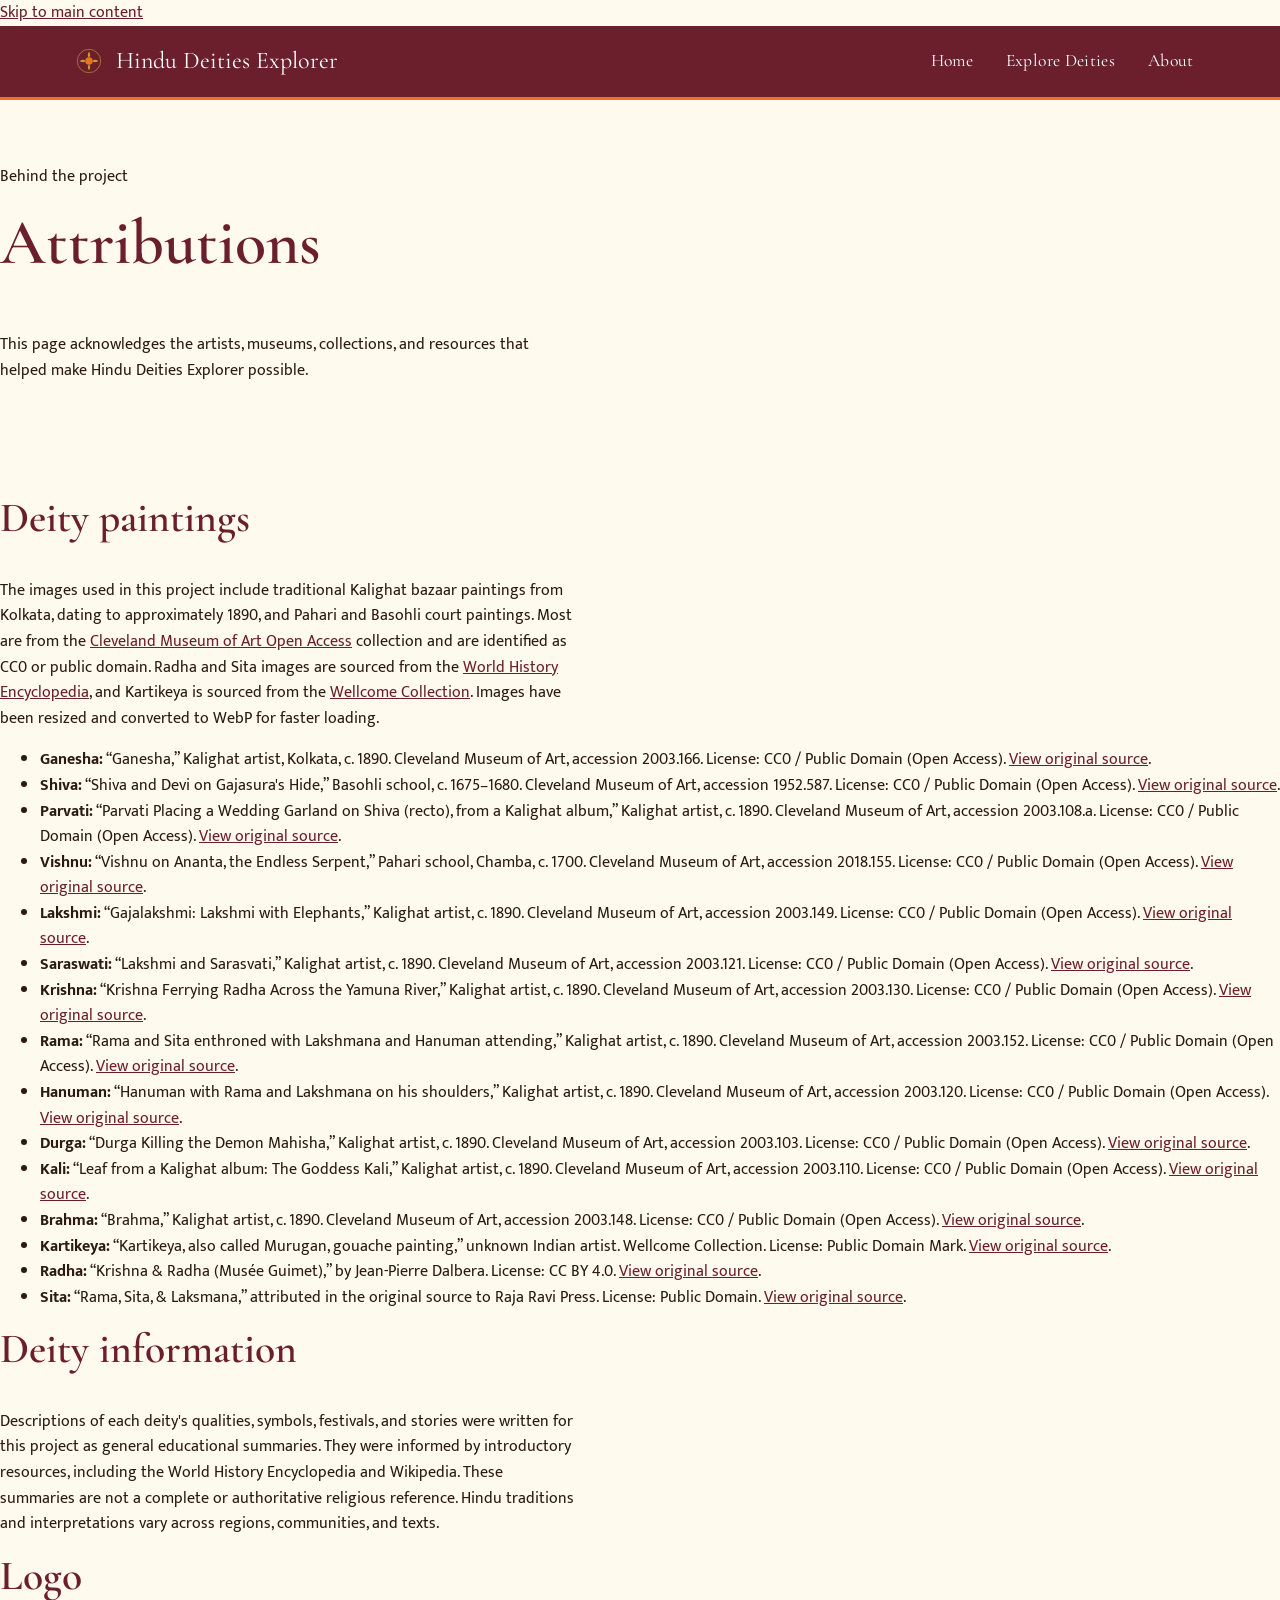
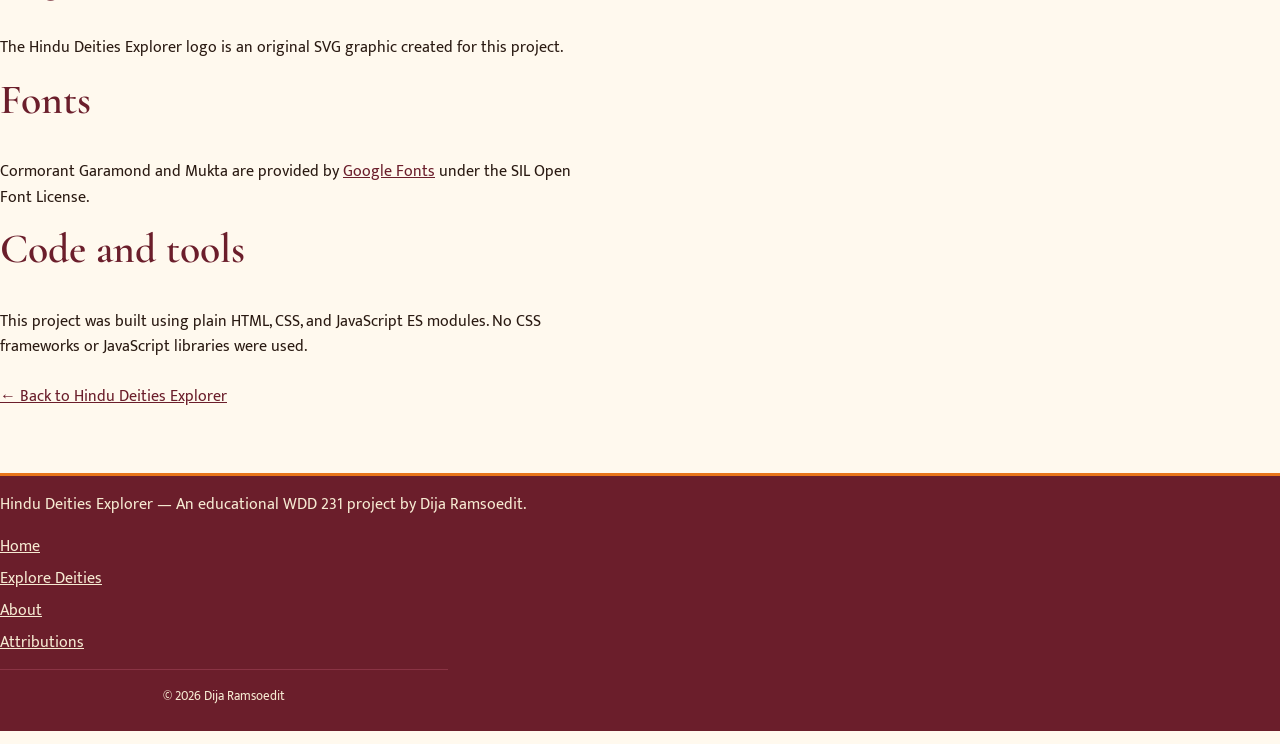
<file: finalproject/attributions.html>
<!DOCTYPE html>
<html lang="en">
<head>
    <meta charset="UTF-8">
    <meta name="viewport" content="width=device-width, initial-scale=1.0">

    <title>Attributions — Hindu Deities Explorer</title>
    <meta name="description" content="Explore the image credits, licenses, educational sources, fonts, and tools used to create Hindu Deities Explorer.">
    <meta name="author" content="Dija Ramsoedit">
    <meta name="theme-color" content="#6b1e2b">

    <meta property="og:title" content="Attributions — Hindu Deities Explorer">
    <meta property="og:description" content="Discover the artwork sources, image licenses, educational references, and creative resources behind Hindu Deities Explorer.">
    <meta property="og:type" content="website">
    <meta property="og:url" content="https://d23ram.github.io/wdd231/finalproject/attributions.html">
    <meta property="og:image" content="https://d23ram.github.io/wdd231/finalproject/images/logo.svg">

    <link rel="icon" type="image/svg+xml" href="images/logo.svg">

    <link rel="preconnect" href="https://fonts.googleapis.com">
    <link rel="preconnect" href="https://fonts.gstatic.com" crossorigin>
    <link href="https://fonts.googleapis.com/css2?family=Cormorant+Garamond:wght@500;600;700&family=Mukta:wght@400;500;600;700&display=swap" rel="stylesheet">

    <link rel="stylesheet" href="styles/small.css">
    <link rel="stylesheet" href="styles/large.css">

    <script type="module" src="scripts/main.js"></script>
</head>

<body>
    <a class="skip-link" href="#main-content">Skip to main content</a>

    <header class="site-header">
        <div class="header-inner">
            <a class="brand" href="index.html" aria-label="Hindu Deities Explorer home">
                <img src="images/logo.svg" alt="" width="42" height="42">
                <span>Hindu Deities Explorer</span>
            </a>

            <button class="nav-toggle" type="button"
                aria-expanded="false"
                aria-controls="primary-nav"
                aria-label="Toggle navigation">
                <span></span>
                <span></span>
                <span></span>
            </button>

            <nav class="main-nav" id="primary-nav" aria-label="Main navigation">
                <ul>
                    <li><a href="index.html">Home</a></li>
                    <li><a href="deities.html">Explore Deities</a></li>
                    <li><a href="about.html">About</a></li>
                </ul>
            </nav>
        </div>
    </header>

    <main id="main-content">
        <section class="page-hero">
            <div class="container">
                <p class="eyebrow">Behind the project</p>
                <h1>Attributions</h1>
                <p>
                    This page acknowledges the artists, museums, collections,
                    and resources that helped make Hindu Deities Explorer possible.
                </p>
            </div>
        </section>

        <section class="content-section">
            <div class="container">
                <h2>Deity paintings</h2>

                <p>
                    The images used in this project include traditional Kalighat
                    bazaar paintings from Kolkata, dating to approximately 1890,
                    and Pahari and Basohli court paintings. Most are from the
                    <a href="https://www.clevelandart.org/open-access">Cleveland Museum of Art Open Access</a>
                    collection and are identified as CC0 or public domain.
                    Radha and Sita images are sourced from the
                    <a href="https://www.worldhistory.org">World History Encyclopedia</a>,
                    and Kartikeya is sourced from the
                    <a href="https://wellcomecollection.org">Wellcome Collection</a>.
                    Images have been resized and converted to WebP for faster loading.
                </p>

                <ul class="attribution-list">
                    <li>
                        <strong>Ganesha:</strong>
                        “Ganesha,” Kalighat artist, Kolkata, c. 1890.
                        Cleveland Museum of Art, accession 2003.166.
                        License: CC0 / Public Domain (Open Access).
                        <a href="https://www.clevelandart.org/art/2003.166">View original source</a>.
                    </li>

                    <li>
                        <strong>Shiva:</strong>
                        “Shiva and Devi on Gajasura's Hide,” Basohli school,
                        c. 1675–1680. Cleveland Museum of Art, accession 1952.587.
                        License: CC0 / Public Domain (Open Access).
                        <a href="https://www.clevelandart.org/art/1952.587">View original source</a>.
                    </li>

                    <li>
                        <strong>Parvati:</strong>
                        “Parvati Placing a Wedding Garland on Shiva (recto),
                        from a Kalighat album,” Kalighat artist, c. 1890.
                        Cleveland Museum of Art, accession 2003.108.a.
                        License: CC0 / Public Domain (Open Access).
                        <a href="https://www.clevelandart.org/art/2003.108.a">View original source</a>.
                    </li>

                    <li>
                        <strong>Vishnu:</strong>
                        “Vishnu on Ananta, the Endless Serpent,” Pahari school,
                        Chamba, c. 1700. Cleveland Museum of Art, accession 2018.155.
                        License: CC0 / Public Domain (Open Access).
                        <a href="https://www.clevelandart.org/art/2018.155">View original source</a>.
                    </li>

                    <li>
                        <strong>Lakshmi:</strong>
                        “Gajalakshmi: Lakshmi with Elephants,” Kalighat artist,
                        c. 1890. Cleveland Museum of Art, accession 2003.149.
                        License: CC0 / Public Domain (Open Access).
                        <a href="https://www.clevelandart.org/art/2003.149">View original source</a>.
                    </li>

                    <li>
                        <strong>Saraswati:</strong>
                        “Lakshmi and Sarasvati,” Kalighat artist, c. 1890.
                        Cleveland Museum of Art, accession 2003.121.
                        License: CC0 / Public Domain (Open Access).
                        <a href="https://www.clevelandart.org/art/2003.121">View original source</a>.
                    </li>

                    <li>
                        <strong>Krishna:</strong>
                        “Krishna Ferrying Radha Across the Yamuna River,”
                        Kalighat artist, c. 1890. Cleveland Museum of Art,
                        accession 2003.130. License: CC0 / Public Domain (Open Access).
                        <a href="https://www.clevelandart.org/art/2003.130">View original source</a>.
                    </li>

                    <li>
                        <strong>Rama:</strong>
                        “Rama and Sita enthroned with Lakshmana and Hanuman attending,”
                        Kalighat artist, c. 1890. Cleveland Museum of Art,
                        accession 2003.152. License: CC0 / Public Domain (Open Access).
                        <a href="https://www.clevelandart.org/art/2003.152">View original source</a>.
                    </li>

                    <li>
                        <strong>Hanuman:</strong>
                        “Hanuman with Rama and Lakshmana on his shoulders,”
                        Kalighat artist, c. 1890. Cleveland Museum of Art,
                        accession 2003.120. License: CC0 / Public Domain (Open Access).
                        <a href="https://www.clevelandart.org/art/2003.120">View original source</a>.
                    </li>

                    <li>
                        <strong>Durga:</strong>
                        “Durga Killing the Demon Mahisha,” Kalighat artist,
                        c. 1890. Cleveland Museum of Art, accession 2003.103.
                        License: CC0 / Public Domain (Open Access).
                        <a href="https://www.clevelandart.org/art/2003.103">View original source</a>.
                    </li>

                    <li>
                        <strong>Kali:</strong>
                        “Leaf from a Kalighat album: The Goddess Kali,”
                        Kalighat artist, c. 1890. Cleveland Museum of Art,
                        accession 2003.110. License: CC0 / Public Domain (Open Access).
                        <a href="https://www.clevelandart.org/art/2003.110">View original source</a>.
                    </li>

                    <li>
                        <strong>Brahma:</strong>
                        “Brahma,” Kalighat artist, c. 1890.
                        Cleveland Museum of Art, accession 2003.148.
                        License: CC0 / Public Domain (Open Access).
                        <a href="https://www.clevelandart.org/art/2003.148">View original source</a>.
                    </li>

                    <li>
                        <strong>Kartikeya:</strong>
                        “Kartikeya, also called Murugan, gouache painting,”
                        unknown Indian artist. Wellcome Collection.
                        License: Public Domain Mark.
                        <a href="https://wellcomecollection.org/works/f9umr8mg">View original source</a>.
                    </li>

                    <li>
                        <strong>Radha:</strong>
                        “Krishna &amp; Radha (Musée Guimet),” by Jean-Pierre Dalbera.
                        License: CC BY 4.0.
                        <a href="https://www.worldhistory.org/image/4083/krishna--radha/">View original source</a>.
                    </li>

                    <li>
                        <strong>Sita:</strong>
                        “Rama, Sita, &amp; Laksmana,” attributed in the original
                        source to Raja Ravi Press. License: Public Domain.
                        <a href="https://www.worldhistory.org/image/4059/rama-sita--laksmana/">View original source</a>.
                    </li>
                </ul>

                <h2>Deity information</h2>

                <p>
                    Descriptions of each deity's qualities, symbols, festivals,
                    and stories were written for this project as general educational
                    summaries. They were informed by introductory resources,
                    including the World History Encyclopedia and Wikipedia.
                    These summaries are not a complete or authoritative religious
                    reference. Hindu traditions and interpretations vary across
                    regions, communities, and texts.
                </p>

                <h2>Logo</h2>

                <p>
                    The Hindu Deities Explorer logo is an original SVG graphic
                    created for this project.
                </p>

                <h2>Fonts</h2>

                <p>
                    Cormorant Garamond and Mukta are provided by
                    <a href="https://fonts.google.com">Google Fonts</a>
                    under the SIL Open Font License.
                </p>

                <h2>Code and tools</h2>

                <p>
                    This project was built using plain HTML, CSS, and JavaScript
                    ES modules. No CSS frameworks or JavaScript libraries were used.
                </p>

                <p class="back-link">
                    <a href="index.html">&larr; Back to Hindu Deities Explorer</a>
                </p>
            </div>
        </section>
    </main>

    <footer class="site-footer">
        <div class="container">
            <p>Hindu Deities Explorer — An educational WDD 231 project by Dija Ramsoedit.</p>
            <nav aria-label="Footer navigation">
                <ul>
                    <li><a href="index.html">Home</a></li>
                    <li><a href="deities.html">Explore Deities</a></li>
                    <li><a href="about.html">About</a></li>
                    <li><a href="attributions.html" aria-current="page">Attributions</a></li>
                </ul>
            </nav>
            <p class="footer-bottom">
                &copy; <span id="current-year">2026</span> Dija Ramsoedit
            </p>
        </div>
    </footer>
</body>
</html>
</file>
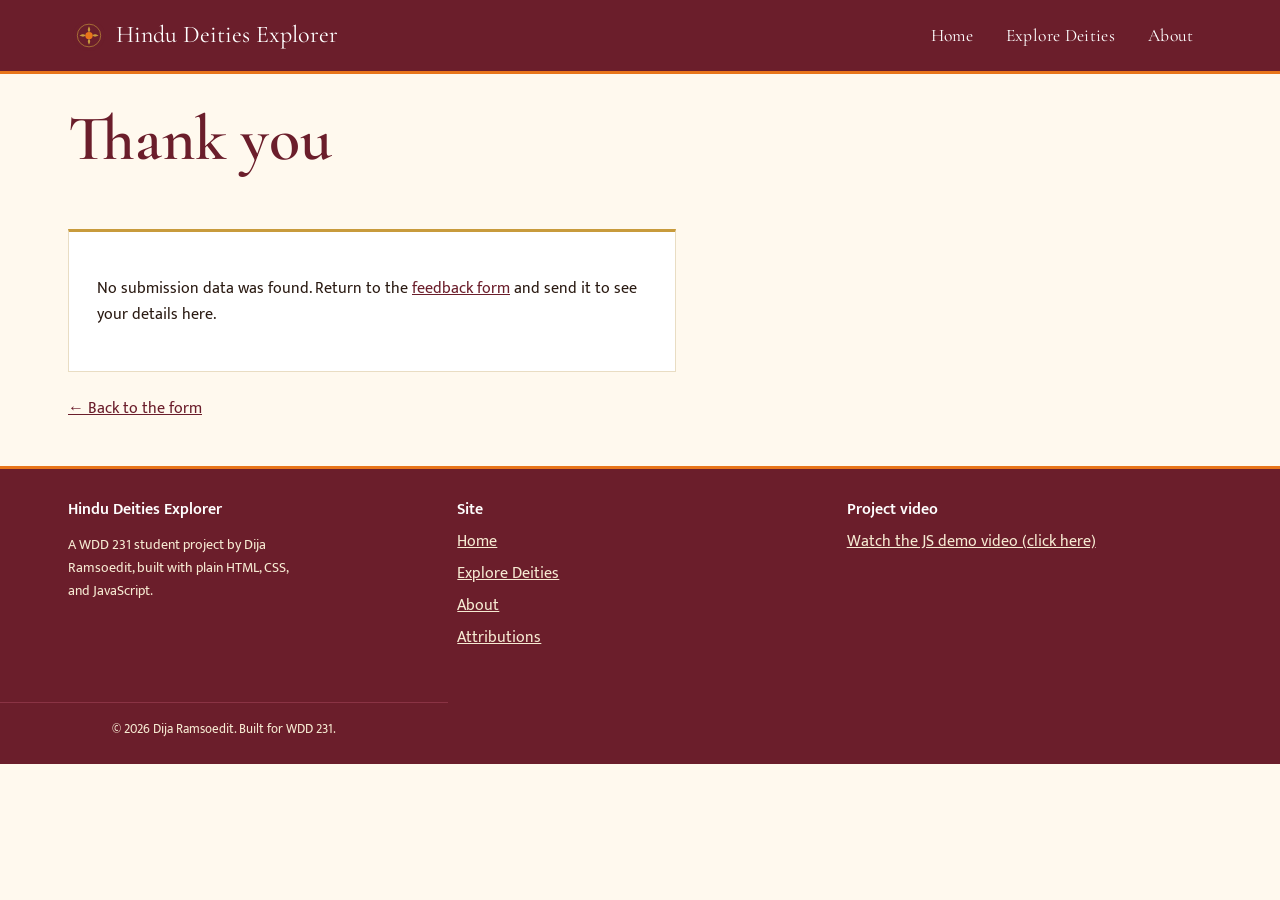
<file: finalproject/form-action.html>
<!DOCTYPE html>
<html lang="en">
<head>
  <meta charset="UTF-8">
  <meta name="viewport" content="width=device-width, initial-scale=1.0">
  <title>Thank You — Hindu Deities Explorer</title>
  <meta name="description" content="Confirmation page showing the details submitted through the Hindu Deities Explorer feedback form.">
  <meta name="author" content="Dija Ramsoedit">
  <meta property="og:title" content="Thank You — Hindu Deities Explorer">
  <meta property="og:description" content="Confirmation page for feedback submitted through the site.">
  <meta property="og:type" content="website">
 <meta property="og:image"
     content="https://d23ram.github.io/wdd231/finalproject/images/logo.svg">
  <link rel="icon" type="image/svg+xml" href="images/logo.svg">
  <link rel="preconnect" href="https://fonts.googleapis.com">
  <link rel="preconnect" href="https://fonts.gstatic.com" crossorigin>
  <link href="https://fonts.googleapis.com/css2?family=Cormorant+Garamond:wght@500;600;700&family=Mukta:wght@400;500;700&display=swap" rel="stylesheet">
  <link rel="stylesheet" href="styles/small.css">
  <link rel="stylesheet" href="styles/large.css" media="(min-width: 40rem)">
  <script type="module" src="scripts/form.js"></script>
</head>
<body>
  <a class="visually-hidden" href="#main-content">Skip to main content</a>

  <header class="site-header">
    <div class="header-inner">
      <a class="brand" href="index.html">
        <img src="images/logo.svg" alt="Hindu Deities Explorer logo" width="34" height="34">
        Hindu Deities Explorer
      </a>
      <button class="nav-toggle" aria-expanded="false" aria-controls="primary-nav">
        <span></span><span></span><span></span>
        <span class="visually-hidden">Menu</span>
      </button>
      <nav class="main-nav" id="primary-nav" aria-label="Primary">
        <ul>
          <li><a href="index.html">Home</a></li>
          <li><a href="deities.html">Explore Deities</a></li>
          <li><a href="about.html">About</a></li>
        </ul>
      </nav>
    </div>
  </header>

  <main id="main-content">
    <section class="section-tight">
      <div class="wrap">
        <h1>Thank you</h1>
        <div class="result-card" id="submission-output"></div>
        <p class="back-link"><a href="about.html">&larr; Back to the form</a></p>
      </div>
    </section>
  </main>

  <footer class="site-footer">
    <div class="wrap">
      <div>
        <h4>Hindu Deities Explorer</h4>
        <p class="footer-blurb">A WDD 231 student project by Dija Ramsoedit, built with plain HTML, CSS, and JavaScript.</p>
      </div>
      <div>
        <h4>Site</h4>
        <ul>
          <li><a href="index.html">Home</a></li>
          <li><a href="deities.html">Explore Deities</a></li>
          <li><a href="about.html">About</a></li>
          <li><a href="attributions.html">Attributions</a></li>
        </ul>
      </div>
      <div>
        <h4>Project video</h4>
        <ul>
          <li><a href="https://canva.link/k01y9qw2lmv6wxw">Watch the JS demo video (click here)</a></li>
        </ul>
      </div>
    </div>
    <p class="footer-bottom">&copy; <span id="year">2026</span> Dija Ramsoedit. Built for WDD 231.</p>
  </footer>

</body>
</html>
</file>
<file: chamber/styles/small.css>
/* =========================================

      PARAMARIBO BUSINESS HUB

      SMALL / MOBILE CSS

\========================================= */



:root {
    /* Main brand colors */
    --green: #17364A;
    --dark-green: #103735;
    --gold: #C0D42C;
    --light-gold: #F1D98B;
    --terracotta: #8C3D24;

    /* Background colors */
    --cream: #FFF8E8;
    --white: #FFFFFF;
    --peach: #F3DFD1;
    --gray: #EEEEEE;
    --light-green: #E8F0EA;
    --card-background: #FFFFFF;

    /* Text and borders */
    --text: #242424;
    --charcoal: #242424;
    --border: #D8CDBB;

    /* Supporting colors used by dark-mode components */
    --dark-surface: #18352D;
    --dark-surface-strong: #12372D;
    --dark-input: #102B23;
    --dark-border: #55756A;
    --muted-text: var(--muted-text)DDD;
}





/* =========================================

      BASE

\========================================= */



* {

       box-sizing: border-box;

}



html {

       overflow-x: hidden;

}



body {

       margin: 0;



       font-family: "Poppins", sans-serif;



       color: var(--charcoal);



       background-color: var(--cream);



       line-height: 1.5;



       overflow-x: hidden;

}



img {

       max-width: 100%;

       height: auto;

}





/* =========================================

      HEADER

\========================================= */



header {

       background-color: var(--green);



       color: var(--white);



       border-bottom: 5px solid var(--gold);

}



.header-content {

       width: 100%;

       max-width: 1200px;



       margin: 0 auto;



       padding: 0.7rem 1rem;



       display: flex;



       align-items: center;



       justify-content: space-between;



       gap: 0.5rem;

}





/* =========================================

      BRAND

\========================================= */



.brand {

       display: flex;



       align-items: center;



       gap: 0.6rem;



       min-width: 0;



       color: var(--white);



       text-decoration: none;

}



.brand img {

       width: 55px;



       height: 55px;



       flex-shrink: 0;

}



.brand-text {

       min-width: 0;

}



.site-name {

       display: block;



       font-size: 0.9rem;



       font-weight: 700;



       line-height: 1.2;

}



.tagline {

       display: block;



       margin-top: 0.15rem;



       font-size: 0.58rem;



       line-height: 1.2;



       color: var(--cream);

}





/* =========================================

      HEADER BUTTONS

\========================================= */



.header-buttons {

       display: flex;



       align-items: center;



       gap: 0.4rem;



       flex-shrink: 0;

}





/* Dark mode button */



#dark-mode-button {

       width: 38px;



       height: 38px;



       padding: 0;



       border: 2px solid var(--gold);



       border-radius: 50%;



       background-color: transparent;



       color: var(--white);



       font-size: 1.1rem;



       cursor: pointer;

}





/* Hamburger */



#menu-button {

       width: 42px;



       height: 38px;



       padding: 0;



       border: 2px solid var(--gold);



       border-radius: 6px;



       background-color: transparent;



       color: var(--white);



       font-size: 1.45rem;



       line-height: 1;



       cursor: pointer;

}



#menu-button:hover,

#dark-mode-button:hover {

       background-color: var(--gold);



       color: var(--dark-green);

}





/* =========================================

      NAVIGATION

\========================================= */



nav {

       display: none;



       width: 100%;



       background-color: var(--dark-green);

}



nav.open {

       display: block;

}



nav a {

       display: block;



       width: 100%;



       padding: 0.8rem 1rem;



       color: var(--white);



       text-decoration: none;



       font-weight: 500;



       border-bottom: 1px solid rgba(255, 255, 255, 0.15);

}



nav a:hover {

       background-color: var(--terracotta);

}



nav a.active {

       background-color: var(--gold);



       color: var(--dark-green);



       font-weight: 700;

}





/* =========================================

      MAIN

\========================================= */



main {

       width: 100%;



       max-width: 1200px;



       margin: 0 auto;



       padding: 1rem;

}





/* =========================================

      PAGE HEADING

\========================================= */



.page-heading {

       margin-bottom: 1.2rem;

}



.page-heading h1 {

       margin: 0 0 0.25rem;



       color: var(--green);



       font-size: 2rem;



       line-height: 1.2;

}



.page-heading p {

       margin: 0;



       font-size: 0.8rem;



       line-height: 1.4;

}





/* =========================================

      GRID / LIST BUTTONS

\========================================= */



.view-buttons {

       display: flex;



       justify-content: center;



       align-items: center;



       gap: 0.7rem;



       margin-bottom: 1.2rem;

}



.view-buttons button {

       min-width: 110px;



       padding: 0.55rem 1rem;



       border: 2px solid var(--green);



       border-radius: 4px;



       background-color: var(--white);



       color: var(--green);



       font-size: 0.9rem;



       font-weight: 600;



       cursor: pointer;

}



.view-buttons button:hover {

       background-color: var(--light-green);

}



.view-buttons button.view-selected {

       background-color: var(--green);



       color: var(--white);

}





/* =========================================

      DIRECTORY SECTION

\========================================= */



.directory-section {

       width: 100%;



       border: none;



       background-color: transparent;



       box-shadow: none;

}



.member-grid {

       display: grid;



       grid-template-columns: 1fr;



       gap: 1rem;



       width: 100%;

}





/* =========================================

      MEMBER CARD

\========================================= */



.member-card {

       width: 100%;



       background-color: var(--card-background);



       border: 1px solid var(--border);



       border-radius: 8px;



       overflow: hidden;



       box-shadow: 0 2px 7px rgba(0, 0, 0, 0.08);



       transition:

           transform 0.2s ease,

           box-shadow 0.2s ease;

}



.member-card:hover {

       transform: translateY(-2px);



       box-shadow: 0 5px 12px rgba(0, 0, 0, 0.12);

}





/* =========================================

      MEMBER HEADER

\========================================= */



.member-header {

       background-color: var(--light-green);



       color: var(--charcoal);



       text-align: center;



       padding: 0.55rem 0.5rem;



       border-bottom: 1px solid var(--border);

}



.member-header h2 {

       margin: 0;



       font-size: 1rem;



       font-weight: 600;



       line-height: 1.3;

}



.member-tagline {

       margin: 0.1rem 0 0;



       font-size: 0.68rem;



       line-height: 1.3;



       color: var(--charcoal);

}





/* =========================================

      MEMBER CONTENT

\========================================= */



.member-content {

       display: flex;



       align-items: center;



       gap: 0.9rem;



       padding: 0.9rem;

}



.member-content img {

       width: 105px;



       height: 105px;



       flex-shrink: 0;



       object-fit: contain;



       background-color: var(--cream);



       border: 1px solid var(--border);



       border-radius: 4px;

}



.member-info {

       min-width: 0;



       flex: 1;

}



.member-info p {

       margin: 0 0 0.35rem;



       font-size: 0.7rem;



       line-height: 1.4;



       overflow-wrap: anywhere;

}



.member-info strong {

       color: var(--green);

}



.member-info a {

       display: inline-block;



       margin-top: 0.1rem;



       color: var(--terracotta);



       font-size: 0.72rem;



       font-weight: 700;



       text-decoration: none;

}



.member-info a:hover {

       text-decoration: underline;

}





/* =========================================

      LIST VIEW

\========================================= */



.member-list {

       display: flex;



       flex-direction: column;



       gap: 0.5rem;

}



.member-list .member-card {

       border-radius: 5px;

}



.member-list .member-header {

       text-align: left;



       padding: 0.6rem 1rem;

}



.member-list .member-tagline {

       display: none;

}



.member-list .member-content {

       padding: 0.7rem 1rem;

}



.member-list .member-content img {

       display: none;

}



.member-list .member-info {

       display: flex;



       flex-wrap: wrap;



       gap: 0.25rem 1rem;

}



.member-list .member-info p {

       margin: 0;

}





/* =========================================

      ERROR MESSAGE

\========================================= */



.error {

       padding: 2rem;



       text-align: center;



       color: var(--terracotta);



       font-weight: 600;

}





/* =========================================

      FOOTER

\========================================= */



footer {

       width: 100%;



       margin-top: 2rem;



       background-color: var(--green);



       color: var(--white);



       border-top: 5px solid var(--gold);

}



.footer-content {

       width: 100%;



       max-width: 1200px;



       margin: 0 auto;



       padding: 1.5rem 1rem;



       display: flex;



       flex-direction: column;



       align-items: center;



       gap: 1.4rem;



       text-align: center;

}



.footer-contact h2 {

       margin: 0 0 0.5rem;



       font-size: 1rem;

}



.footer-contact p,

.footer-development p {

       margin: 0.25rem 0;



       font-size: 0.72rem;



       line-height: 1.4;

}





/* =========================================

      SOCIAL LINKS

\========================================= */



.social-links {

       display: flex;



       justify-content: center;



       align-items: center;



       gap: 1rem;

}



.social-links a {

       width: 48px;



       height: 48px;



       display: flex;



       justify-content: center;



       align-items: center;



       border-radius: 50%;



       background-color: var(--white);



       color: var(--green);



       text-decoration: none;



       font-size: 1.1rem;



       font-weight: 700;



       transition: 0.2s ease;

}



.social-links a:hover {

       background-color: var(--gold);



       color: var(--dark-green);



       transform: translateY(-3px);

}





/* =========================================

      ACCESSIBILITY

\========================================= */



.visually-hidden {

       position: absolute;



       width: 1px;



       height: 1px;



       padding: 0;



       margin: -1px;



       overflow: hidden;



       clip: rect(0, 0, 0, 0);



       white-space: nowrap;



       border: 0;

}





/* =========================================

      DARK MODE

\========================================= */



body.dark-mode {
       --cream: #161C19;
       --charcoal: #F4F4F4;
       --text: #F4F4F4;
       --white: #202824;
       --light-green: #29483D;
       --border: #52645C;
       --card-background: #202824;
}



body.dark-mode .member-header {

       color: var(--white);

}



body.dark-mode .member-tagline {

       color: var(--white);

}



body.dark-mode .member-info strong {

       color: var(--gold);

}



body.dark-mode .page-heading h1 {

       color: var(--gold);

}



body.dark-mode .member-card {

       box-shadow: 0 2px 8px rgba(0, 0, 0, 0.3);

}



/* ================================

      HOME PAGE

\================================ */



.home-section {

       max-width: 1200px;

       margin: 0 auto;

       padding: 3rem 1rem;

}



.home-hero {

       position: relative;

       overflow: hidden;

       background: var(--green);

}



.hero-image {

       display: block;

       width: 100%;

       height: auto;

       min-height: 420px;

       object-fit: cover;

}



.hero-content {

       position: absolute;

       inset: 0;

       display: flex;

       flex-direction: column;

       justify-content: center;

       align-items: flex-start;

       padding: 2rem;

       background: linear-gradient(

           90deg,

           rgba(16, 55, 43, 0.95),

           rgba(16, 55, 43, 0.65),

           rgba(16, 55, 43, 0.15)

       );

       color: var(--cream);

}



.hero-label {

       margin: 0 0 0.5rem;

       color: var(--gold);

       font-size: 0.8rem;

       font-weight: 700;

       letter-spacing: 0.12em;

}



.hero-content h1 {

       max-width: 650px;

       margin: 0 0 1rem;

       font-size: 2rem;

       line-height: 1.15;

}



.hero-content p:not(.hero-label) {

       max-width: 600px;

       margin-bottom: 1.5rem;

       line-height: 1.7;

}



.hero-button {

       display: inline-block;

       padding: 0.8rem 1.4rem;

       border-radius: 6px;

       background-color: var(--gold);

       color: var(--charcoal);

       font-weight: 700;

       text-decoration: none;

}



.hero-button:hover,

.hero-button:focus {

       background-color: var(--cream);

}





/* Section headings */



.section-heading {

       margin-bottom: 1.5rem;

}



.section-heading h2 {

       margin: 0.2rem 0 0.5rem;

       color: var(--green);

}



.section-heading > p:last-child {

       max-width: 650px;

       margin: 0;

}



.section-label {

       margin: 0;

       color: var(--terracotta);

       font-size: 0.8rem;

       font-weight: 700;

       letter-spacing: 0.12em;

}





/* Events */



.events-grid {

       display: grid;

       gap: 1rem;

}



.event-card {

       display: grid;

       grid-template-columns: 70px 1fr;

       gap: 1rem;

       padding: 1.25rem;

       border-radius: 10px;

       background-color: var(--white);

       box-shadow: 0 2px 10px rgba(0, 0, 0, 0.08);

}



.event-date {

       display: flex;

       flex-direction: column;

       align-items: center;

       justify-content: center;

       min-height: 75px;

       border-radius: 8px;

       background-color: var(--green);

       color: var(--cream);

}



.event-date span {

       font-size: 0.75rem;

       font-weight: 700;

}



.event-date strong {

       font-size: 1.8rem;

}



.event-card h3 {

       margin: 0 0 0.5rem;

       color: var(--green);

}



.event-card p {

       margin: 0 0 0.5rem;

       line-height: 1.5;

}



.event-details {

       color: var(--terracotta);

       font-size: 0.9rem;

       font-weight: 600;

}





/* Weather */



.weather-section {

       background-color: var(--cream);

       border-radius: 12px;

}



.weather-layout {

       display: grid;

       gap: 1.5rem;

}



.current-weather {

       padding: 1.5rem;

       border-radius: 10px;

       background-color: var(--green);

       color: var(--cream);

}



.weather-main {

       display: flex;

       align-items: center;

       gap: 1rem;

}



.temperature {

       font-size: 3rem;

       font-weight: 700;

       line-height: 1;

}



.current-weather h3 {

       margin: 0;

       color: var(--gold);

}



.current-weather p {

       margin: 0.3rem 0 0;

}



.forecast h3 {

       margin-top: 0;

       color: var(--green);

}



.forecast-grid {

       display: grid;

       grid-template-columns: repeat(3, 1fr);

       gap: 0.6rem;

}



.forecast-card {

       padding: 1rem 0.5rem;

       border-radius: 8px;

       background-color: var(--white);

       text-align: center;

}



.forecast-card h4 {

       margin: 0;

       color: var(--green);

}



.forecast-temperature {

       margin: 0.5rem 0;

       font-size: 1.5rem;

       font-weight: 700;

}



.forecast-card p:last-child {

       margin: 0;

       font-size: 0.8rem;

}



.weather-source {

       margin: 1rem 0 0;

       font-size: 0.8rem;

}





/* Spotlights */



.spotlight-grid {

       display: grid;

       gap: 1rem;

}



.spotlight-card {

       overflow: hidden;

       border-radius: 10px;

       background-color: var(--white);

       box-shadow: 0 2px 10px rgba(0, 0, 0, 0.08);

}



.spotlight-header {

       padding: 1.25rem 1.25rem 0;

}



.membership-badge {

       display: inline-block;

       margin-bottom: 0.5rem;

       padding: 0.3rem 0.6rem;

       border-radius: 20px;

       background-color: var(--gold);

       color: var(--charcoal);

       font-size: 0.75rem;

       font-weight: 700;

}



.spotlight-header h3 {

       margin: 0;

       color: var(--green);

}



.spotlight-header p {

       margin: 0.4rem 0 1rem;

       color: #555;

       font-size: 0.9rem;

}



.spotlight-card > img {

       display: block;

       width: 100%;

       height: 130px;

       padding: 1rem;

       object-fit: contain;

       background-color: var(--cream);

}



.spotlight-info {

       padding: 1.25rem;

}



.spotlight-info p {

       margin: 0 0 0.5rem;

       font-size: 0.85rem;

       line-height: 1.5;

}



.spotlight-info a {

       display: inline-block;

       margin-top: 0.5rem;

       color: var(--green);

       font-weight: 700;

}





/* Dark mode home page */



body.dark-mode .section-heading h2,

body.dark-mode .forecast h3,

body.dark-mode .event-card h3,

body.dark-mode .spotlight-header h3 {

       color: var(--gold);

}



body.dark-mode .event-card,

body.dark-mode .forecast-card,

body.dark-mode .spotlight-card {

       background-color: var(--dark-surface);

       color: var(--cream);

}



body.dark-mode .spotlight-header p {

       color: var(--muted-text);

}



body.dark-mode .weather-section {

       background-color: var(--dark-surface-strong);

}



/* =========================

      JOIN PAGE

\========================= */



.join-intro {

       max-width: 1200px;

       margin: 0 auto;

       padding: 3rem 1rem 1.5rem;

}



.join-intro h1 {

       margin: 0.4rem 0 0.8rem;

       color: var(--green);

       font-size: 2rem;

}



.join-intro > p:last-child {

       max-width: 650px;

       margin: 0;

       line-height: 1.7;

}





/* FORM + MEMBERSHIP LAYOUT */



.join-layout {

       max-width: 1200px;

       margin: 0 auto;

       padding: 1rem;

}



.join-form-section,

.membership-levels {

       margin-bottom: 2rem;

}



.join-form-section h2,

.membership-levels h2 {

       margin-bottom: 1.25rem;

       color: var(--green);

}





/* FORM */



.membership-form {

       display: flex;

       flex-direction: column;

       gap: 1rem;

       padding: 1.5rem;

       border-radius: 12px;

       background-color: var(--white);

       box-shadow: 0 2px 12px rgba(0, 0, 0, 0.08);

}



.membership-form label {

       display: flex;

       flex-direction: column;

       gap: 0.4rem;

       font-weight: 600;

}



.membership-form input[type="text"],

.membership-form input[type="email"],

.membership-form input[type="tel"],

.membership-form textarea {

       width: 100%;

       box-sizing: border-box;

       padding: 0.8rem;

       border: 1px solid #bbb;

       border-radius: 6px;

       background-color: var(--white);

       font: inherit;

}



.membership-form textarea {

       resize: vertical;

}



.membership-form input:focus,

.membership-form textarea:focus {

       outline: 3px solid rgba(212, 167, 44, 0.35);

       border-color: var(--green);

}



.membership-form small {

       font-weight: 400;

       color: #666;

}





/* MEMBERSHIP RADIO BUTTONS */



.membership-form fieldset {

       margin: 0;

       padding: 1rem;

       border: 1px solid #ccc;

       border-radius: 8px;

}



.membership-form legend {

       padding: 0 0.5rem;

       font-weight: 700;

       color: var(--green);

}



.membership-form .radio-option {

       display: flex;

       flex-direction: row;

       align-items: center;

       gap: 0.6rem;

       margin: 0.7rem 0;

       font-weight: 400;

}



.membership-form .radio-option input {

       width: auto;

}





.submit-button {

       padding: 0.9rem 1.2rem;

       border: none;

       border-radius: 6px;

       background-color: var(--green);

       color: var(--cream);

       font: inherit;

       font-weight: 700;

       cursor: pointer;

}



.submit-button:hover,

.submit-button:focus {

       background-color: var(--dark-green);

}





/* MEMBERSHIP CARDS */



.membership-levels {

       display: flex;

       flex-direction: column;

       gap: 1rem;

}



.membership-card {

       padding: 1.4rem;

       border-radius: 10px;

       background-color: var(--white);

       border-left: 5px solid var(--gold);

       box-shadow: 0 2px 10px rgba(0, 0, 0, 0.08);



       /* Initial-load animation */

       opacity: 0;

       transform: translateY(20px);

       animation: membership-card-in 0.7s ease forwards;

}



.membership-card:nth-child(2) {

       animation-delay: 0.15s;

}



.membership-card:nth-child(3) {

       animation-delay: 0.3s;

}



.membership-card:nth-child(4) {

       animation-delay: 0.45s;

}



.membership-card:nth-child(5) {

       animation-delay: 0.6s;

}



@keyframes membership-card-in {

       to {

           opacity: 1;

           transform: translateY(0);

       }

}



.membership-icon {

       display: inline-block;

       margin-bottom: 0.5rem;

       color: var(--terracotta);

       font-weight: 700;

       font-size: 0.8rem;

}



.membership-card h3 {

       margin: 0 0 0.4rem;

       color: var(--green);

}



.membership-card p {

       margin: 0 0 1rem;

       font-size: 0.9rem;

       line-height: 1.5;

}



.modal-button {

       padding: 0;

       border: none;

       background: none;

       color: var(--green);

       font: inherit;

       font-weight: 700;

       text-decoration: underline;

       cursor: pointer;

}





/* MODALS */



dialog {

       width: min(90%, 500px);

       padding: 0;

       border: none;

       border-radius: 12px;

       box-shadow: 0 10px 40px rgba(0, 0, 0, 0.3);

}



dialog::backdrop {

       background-color: rgba(0, 0, 0, 0.55);

}



.modal-content {

       padding: 2rem;

}



.modal-content h2 {

       margin-top: 0;

       color: var(--green);

}



.modal-content li {

       margin-bottom: 0.6rem;

       line-height: 1.5;

}



.close-modal {

       margin-top: 1rem;

       padding: 0.7rem 1.2rem;

       border: none;

       border-radius: 6px;

       background-color: var(--green);

       color: var(--cream);

       font: inherit;

       font-weight: 600;

       cursor: pointer;

}





/* DARK MODE */



body.dark-mode .join-intro h1,

body.dark-mode .join-form-section h2,

body.dark-mode .membership-levels h2,

body.dark-mode .membership-card h3,

body.dark-mode .membership-form legend,

body.dark-mode .modal-content h2 {

       color: var(--gold);

}



body.dark-mode .membership-form,

body.dark-mode .membership-card {

       background-color: var(--dark-surface);

       color: var(--cream);

}



body.dark-mode .membership-form input[type="text"],

body.dark-mode .membership-form input[type="email"],

body.dark-mode .membership-form input[type="tel"],

body.dark-mode .membership-form textarea {

       background-color: var(--dark-input);

       color: var(--cream);

       border-color: var(--dark-border);

}



body.dark-mode .membership-form small {

       color: var(--muted-text);

}



body.dark-mode .membership-form fieldset {

       border-color: var(--dark-border);

}



body.dark-mode .modal-content {

       background-color: var(--dark-surface);

       color: var(--cream);

}



/* =========================

      THANK YOU PAGE

\========================= */



.thank-you-section {

       max-width: 850px;

       margin: 0 auto;

       padding: 4rem 1rem 5rem;

       text-align: center;

}



.thank-you-section h1 {

       margin: 0.5rem 0 1rem;

       color: var(--green);

       font-size: 2.5rem;

}



.thank-you-message {

       max-width: 650px;

       margin: 0 auto 2rem;

       line-height: 1.7;

}



.application-summary {

       margin-bottom: 2rem;

       padding: 1.5rem;

       border-radius: 12px;

       background-color: var(--white);

       box-shadow: 0 2px 12px rgba(0, 0, 0, 0.08);

       text-align: left;

}



.application-summary h2 {

       margin-top: 0;

       color: var(--green);

}



.submitted-information p {

       padding: 0.8rem 0;

       margin: 0;

       border-bottom: 1px solid var(--muted-text);

       line-height: 1.5;

}



.submitted-information p:last-child {

       border-bottom: none;

}



body.dark-mode .thank-you-section h1,

body.dark-mode .application-summary h2 {

       color: var(--gold);

}



body.dark-mode .application-summary {

       background-color: var(--dark-surface);

       color: var(--cream);

}



body.dark-mode .submitted-information p {

       border-color: var(--dark-border);

}







/* =========================

      DISCOVER PAGE

\========================= */



.discover-intro {

       max-width: 1200px;

       margin: 0 auto;

       padding: 3rem 1rem 1.5rem;

}



.discover-intro h1 {

       margin: 0.4rem 0 0.8rem;

       color: var(--green);

       font-size: 2rem;

}



.discover-intro > p:last-child {

       max-width: 700px;

       margin: 0;

       line-height: 1.7;

}





/* VISITOR MESSAGE */



.visitor-message {

       max-width: 1200px;

       margin: 0 auto 1.5rem;

       padding: 0 1rem;

}



.visitor-message p {

       margin: 0;

       padding: 1rem 1.25rem;

       border-left: 5px solid var(--gold);

       border-radius: 6px;

       background-color: var(--cream);

       color: var(--charcoal);

       font-weight: 600;

}





/* DISCOVER GRID */



.discover-gallery {

       max-width: 1200px;

       margin: 0 auto;

       padding: 1rem;

}



.discover-grid {

       display: grid;

       gap: 1.25rem;



       grid-template-areas:

           "card1"

           "card2"

           "card3"

           "card4"

           "card5"

           "card6"

           "card7"

           "card8";

}





/* CARDS */



.discover-card {

       padding: 1rem;

       border-radius: 10px;

       background-color: var(--white);

       box-shadow: 0 2px 10px rgba(0, 0, 0, 0.08);

}



.discover-card:nth-child(1) {

       grid-area: card1;

}



.discover-card:nth-child(2) {

       grid-area: card2;

}



.discover-card:nth-child(3) {

       grid-area: card3;

}



.discover-card:nth-child(4) {

       grid-area: card4;

}



.discover-card:nth-child(5) {

       grid-area: card5;

}



.discover-card:nth-child(6) {

       grid-area: card6;

}



.discover-card:nth-child(7) {

       grid-area: card7;

}



.discover-card:nth-child(8) {

       grid-area: card8;

}





.discover-card h2 {

       margin: 0 0 0.8rem;

       color: var(--green);

       font-size: 1.25rem;

}





.discover-card figure {

       margin: 0 0 1rem;

       overflow: hidden;

       border-radius: 7px;

}





.discover-card img {

       display: block;

       width: 100%;

       height: 200px;

       object-fit: cover;

}





.discover-card address {

       margin-bottom: 0.8rem;

       color: var(--terracotta);

       font-size: 0.85rem;

       font-style: normal;

       font-weight: 600;

}





.discover-card p {

       margin: 0 0 1rem;

       line-height: 1.6;

       font-size: 0.9rem;

}





.discover-card button {

       padding: 0.65rem 1rem;

       border: none;

       border-radius: 5px;

       background-color: var(--green);

       color: var(--cream);

       font: inherit;

       font-weight: 600;

       cursor: pointer;

}





/* DARK MODE */



body.dark-mode .discover-intro h1 {

       color: var(--gold);

}



body.dark-mode .visitor-message p {

       background-color: var(--dark-surface);

       color: var(--cream);

}



body.dark-mode .discover-card {

       background-color: var(--dark-surface);

       color: var(--cream);

}



body.dark-mode .discover-card h2 {

       color: var(--gold);

}

/* ACCESSIBILITY CONTRAST FIXES */
.section-label,
.membership-icon,
.member-info a,
.error {
    color: var(--terracotta);
}

body.dark-mode .section-label,
body.dark-mode .membership-icon,
body.dark-mode .member-info a,
body.dark-mode .error,
body.dark-mode .event-details,
body.dark-mode .discover-card address,
body.dark-mode .spotlight-info a {
    color: var(--light-gold);
}

.hero-button,
.membership-badge {
    color: var(--text);
}

.hero-button:hover,
.hero-button:focus {
    color: var(--text);
}

.member-info a,
.spotlight-info a,
.discover-card a {
    text-decoration: underline;
}

a:focus-visible,
button:focus-visible,
input:focus-visible,
textarea:focus-visible {
    outline: 3px solid var(--terracotta);
    outline-offset: 3px;
}

body.dark-mode a:focus-visible,
body.dark-mode button:focus-visible,
body.dark-mode input:focus-visible,
body.dark-mode textarea:focus-visible {
    outline-color: var(--light-gold);
}
</file>
<file: chamber/styles/large.css>
/* =========================================
   PARAMARIBO BUSINESS HUB
   LARGE SCREEN CSS
========================================= */

@media screen and (min-width: 700px) {


    /* =====================================
       HEADER
    ===================================== */

    .header-content {
        padding: 0.8rem 1rem;
    }

    .brand img {
        width: 65px;

        height: 65px;
    }

    .site-name {
        font-size: 1.2rem;
    }

    .tagline {
        font-size: 0.7rem;
    }


    /* =====================================
       HEADER BUTTONS
    ===================================== */

    #menu-button {
        display: none;
    }

    #dark-mode-button {
        width: 42px;

        height: 42px;
    }


    /* =====================================
       NAVIGATION
    ===================================== */

    nav {
        display: flex;

        justify-content: flex-end;

        width: 100%;

        max-width: 1200px;

        margin: 0 auto;

        background-color: var(--dark-green);
    }

    nav.open {
        display: flex;
    }

    nav a {
        width: auto;

        padding: 0.75rem 1.2rem;

        border-bottom: none;
    }


    /* =====================================
       MAIN
    ===================================== */

    main {
        padding: 1.5rem 1rem;
    }

    .page-heading h1 {
        font-size: 2.2rem;
    }

    .page-heading p {
        font-size: 0.9rem;
    }


    /* =====================================
       MEMBER GRID
    ===================================== */

    .member-grid {
        grid-template-columns: repeat(3, 1fr);

        gap: 1.25rem;
    }


    /* =====================================
       MEMBER CARDS
    ===================================== */

    .member-content {
        min-height: 145px;
    }

    .member-content img {
        width: 100px;

        height: 100px;
    }

    .member-info p {
        font-size: 0.7rem;
    }


    /* =====================================
       LIST VIEW
    ===================================== */

    .member-list .member-info {
        display: grid;

        grid-template-columns:
            1fr
            1fr
            1fr
            1fr
            auto;

        align-items: center;

        gap: 0.5rem 1rem;
    }

    .member-list .member-content {
        align-items: center;
    }


    /* =====================================
       FOOTER
    ===================================== */

    .footer-content {
        display: grid;

        grid-template-columns: 1fr 1fr 1fr;

        align-items: center;

        text-align: left;

        padding: 1.5rem 1rem;
    }

    .social-links {
        justify-content: center;
    }

    .footer-development {
        text-align: left;
    }

}

/* ================================
   HOME PAGE - LARGE SCREENS
================================ */

@media screen and (min-width: 700px) {

    .home-hero {
        min-height: 520px;
    }

    .hero-image {
        min-height: 520px;
    }

    .hero-content {
        padding-left: 8%;
    }

    .hero-content h1 {
        font-size: 3.5rem;
    }


    /* Events */

    .events-grid {
        grid-template-columns: repeat(3, 1fr);
    }

    .event-card {
        grid-template-columns: 1fr;
    }

    .event-date {
        width: 75px;
    }


    /* Weather */

    .weather-layout {
        grid-template-columns: 1fr 2fr;
        align-items: stretch;
    }

    .current-weather {
        display: flex;
        align-items: center;
    }

    .weather-main {
        width: 100%;
    }


    /* Spotlights */

    .spotlight-grid {
        grid-template-columns: repeat(3, 1fr);
    }



    /* JOIN PAGE */

.join-intro {
    padding-top: 4rem;
}

.join-intro h1 {
    font-size: 3rem;
}

.join-layout {
    display: grid;
    grid-template-columns: 1.4fr 0.8fr;
    gap: 3rem;
    align-items: start;
    padding-top: 2rem;
    padding-bottom: 4rem;
}

.join-form-section,
.membership-levels {
    margin-bottom: 0;
}

.membership-levels {
    position: sticky;
    top: 1rem;
}
}


/* discover */

@media screen and (min-width: 641px) and (max-width: 1024px) {

    .discover-grid {
        grid-template-columns: repeat(2, 1fr);

        grid-template-areas:
            "card1 card2"
            "card3 card4"
            "card5 card6"
            "card7 card8";
    }

}


@media screen and (min-width: 1025px) {

    .discover-intro {
        padding-top: 4rem;
    }

    .discover-intro h1 {
        font-size: 3rem;
    }

    .discover-grid {
        grid-template-columns: repeat(4, 1fr);

        grid-template-areas:
            "card1 card1 card2 card3"
            "card1 card1 card4 card5"
            "card6 card7 card7 card8";
    }

    .discover-card {
        padding: 1.25rem;
    }

    .discover-card img {
        transition:
            transform 0.3s ease,
            filter 0.3s ease;
    }

    .discover-card:hover img {
        transform: scale(1.05);
        filter: brightness(1.08);
    }

}
</file>
<file: finalproject/styles/small.css>
/* =========================================================
   small.css — reset + mobile-first base styles (all screen sizes)
   Load order: small.css, then large.css for wider screens
========================================================= */

/* Design tokens */
:root {
  --ink: #2a1a12;
  --text-soft: #4a3a30;
  --bg: #fff9ee;
  --paper: #ffffff;
  --maroon: #6b1e2b;
  --maroon-dark: #4f1620;
  --maroon-light: #8a3344;
  --saffron: #e8751a;
  --gold: #c89b3c;
  --gold-faint: #c89b3c59;
  --rose: #a83a52;
  --teal: #154d41;
  --brown: #8a4a24;
  --cream: #f6ead2;
  --line: #e9ddc3;
  --stone: #6f6253;

  --font-display: "Cormorant Garamond", Georgia, "Times New Roman", serif;
  --font-body: "Mukta", "Segoe UI", sans-serif;

  --max-width: 74rem;
  --radius: 3px;
}

/* Reset and base */
*, *::before, *::after { box-sizing: border-box; }

html { -webkit-text-size-adjust: 100%; scroll-behavior: smooth; }

body {
  margin: 0;
  font-family: var(--font-body);
  line-height: 1.6;
  background-color: var(--bg);
  color: var(--ink);
}

img { max-width: 100%; height: auto; display: block; }

h1, h2, h3, h4 {
  margin-top: 0;
  font-family: var(--font-display);
  font-weight: 600;
  line-height: 1.15;
  color: var(--maroon);
}
h1 { font-size: clamp(2.5rem, 6vw, 4rem); }
h2 { font-size: clamp(1.8rem, 4vw, 2.6rem); }
h3 { font-size: 1.4rem; }

p { max-width: 64ch; }
ul { margin-top: 0; }

a { color: var(--maroon); }
a:hover, a:focus { color: var(--maroon-dark); }

button, input, select, textarea { font: inherit; margin: 0; }
button { cursor: pointer; }

a:focus-visible, button:focus-visible, input:focus-visible,
select:focus-visible, textarea:focus-visible {
  outline: 3px solid var(--saffron);
  outline-offset: 2px;
}

.visually-hidden {
  position: absolute;
  width: 1px;
  height: 1px;
  overflow: hidden;
  clip: rect(0 0 0 0);
  white-space: nowrap;
}

@media (prefers-reduced-motion: reduce) {
  html { scroll-behavior: auto; }
}

/* =========================================================
   Layout
========================================================= */
.wrap { max-width: var(--max-width); margin: 0 auto; padding: 0 1.25rem; }
section { padding: 3rem 0; }
.section-tight { padding: 1.75rem 0; }
.cta-row { margin-top: 1.75rem; }
.back-link { margin-top: 1.5rem; }

/* =========================================================
   Header / navigation
========================================================= */
.site-header {
  position: sticky;
  top: 0;
  z-index: 50;
  background: var(--maroon);
  border-bottom: 3px solid var(--saffron);
}
.header-inner {
  display: flex;
  align-items: center;
  justify-content: space-between;
  max-width: var(--max-width);
  margin: 0 auto;
  padding: 0.7rem 1.25rem;
}
.brand {
  display: flex;
  align-items: center;
  gap: 0.65rem;
  color: #fff;
  text-decoration: none;
  font-family: var(--font-display);
  font-size: 1.5rem;
}
.brand:hover, .brand:focus { color: var(--gold); }
.brand img { width: 2.1rem; height: 2.1rem; }

.nav-toggle {
  display: inline-flex;
  flex-direction: column;
  justify-content: center;
  gap: 5px;
  width: 2.6rem;
  height: 2.4rem;
  padding: 0;
  background: var(--maroon);
  border: 2px solid #fff;
  border-radius: var(--radius);
}
.nav-toggle span { display: block; height: 2px; margin: 0 6px; background: #fff; }
.nav-toggle[aria-expanded="true"] span:nth-child(1) { transform: translateY(7px) rotate(45deg); }
.nav-toggle[aria-expanded="true"] span:nth-child(2) { opacity: 0; }
.nav-toggle[aria-expanded="true"] span:nth-child(3) { transform: translateY(-7px) rotate(-45deg); }

.main-nav { width: 100%; }
.main-nav ul {
  display: none;
  flex-direction: column;
  margin: 0;
  padding: 0;
  list-style: none;
  border-top: 1px solid var(--maroon-light);
}
.main-nav.open ul { display: flex; }
.main-nav a {
  display: block;
  padding: 0.9rem 1.25rem;
  color: #fff;
  text-decoration: none;
  font-family: var(--font-display);
  font-size: 1.1rem;
  letter-spacing: 0.02em;
  border-bottom: 1px solid var(--maroon-light);
}
.main-nav a:hover, .main-nav a:focus { background: var(--maroon-light); color: #fff; }
.main-nav a[aria-current="page"] { color: var(--gold); }
.main-nav a[aria-current="page"]::before { content: "◆ "; font-size: 0.7em; }

/* =========================================================
   Buttons
========================================================= */
.btn, .details-btn {
  font-family: var(--font-display);
  border: 0;
  border-radius: var(--radius);
}
.btn {
  display: inline-block;
  padding: 0.7rem 1.6rem;
  background: var(--saffron);
  color: var(--ink);
  font-size: 1.1rem;
  font-weight: 700;
  letter-spacing: 0.02em;
  text-decoration: none;
}
.btn:hover, .btn:focus { background: var(--gold); color: var(--ink); }
.btn-outline { background: var(--maroon); color: #fff; border: 2px solid #fff; }
.btn-outline:hover, .btn-outline:focus { background: var(--bg); color: var(--maroon); }

.details-btn {
  padding: 0.55rem 1.1rem;
  background: var(--maroon);
  color: #fff;
  font-size: 1.05rem;
}
.details-btn:hover, .details-btn:focus { background: var(--maroon-light); }

/* =========================================================
   Home page
========================================================= */
.hero {
  position: relative;
  overflow: hidden;
  background: var(--maroon);
  color: var(--bg);
  border-bottom: 3px solid var(--saffron);
}
.hero::after {
  content: "";
  position: absolute;
  top: 50%;
  right: -6rem;
  width: 26rem;
  height: 26rem;
  transform: translateY(-50%);
  border: 1px solid var(--gold-faint);
  border-radius: 50%;
}
.hero .wrap { position: relative; z-index: 1; padding-top: 4rem; padding-bottom: 4rem; }
.hero h1 { margin-bottom: 0.8rem; color: #fff; }
.hero p.lede { max-width: 50ch; font-size: 1.15rem; color: var(--cream); }
.hero-actions { display: flex; flex-wrap: wrap; gap: 0.9rem; margin-top: 1.75rem; }

.feature-grid, .featured-grid, .deity-grid { display: grid; gap: 1.5rem; grid-template-columns: 1fr; }
.feature-grid { margin-top: 2rem; }
.featured-grid { margin-top: 1.5rem; }

/* Shared white boxes with a hairline border */
.feature, .toolbar, .deity-card, .form-card, .result-card, .pillar-list li {
  background: var(--paper);
  border: 1px solid var(--line);
}
.feature, .form-card, .result-card { border-top: 3px solid var(--gold); padding: 1.5rem; }
.feature h3 { margin-bottom: 0.4rem; }
.feature p { font-size: 0.96rem; color: var(--text-soft); }

/* =========================================================
   Deities page: toolbar and cards
========================================================= */
.toolbar {
  display: flex;
  flex-wrap: wrap;
  gap: 1rem;
  align-items: end;
  padding: 1.25rem;
  margin-bottom: 1.75rem;
}
.toolbar .field { display: flex; flex-direction: column; gap: 0.3rem; }
.toolbar label { font-size: 0.85rem; font-weight: 700; color: var(--maroon); }
.toolbar select, .toolbar input[type="search"] { min-width: 11rem; padding: 0.5rem 0.6rem; }
.toolbar .fav-toggle { flex-direction: row; align-items: center; gap: 0.5rem; margin-left: auto; }

#status-line { margin-bottom: 1rem; font-size: 0.9rem; color: var(--stone); }

.deity-card { display: flex; flex-direction: column; }
.deity-card .thumb {
  aspect-ratio: 4 / 5;
  overflow: hidden;
  background: var(--line);
  border-bottom: 3px solid var(--gold);
}
.thumb img { width: 100%; height: 100%; object-fit: cover; object-position: center top; }
.deity-card .body {
  display: flex;
  flex-direction: column;
  flex: 1;
  padding: 1rem 1.1rem 1.1rem;
  text-align: center;
}
.deity-card h3 { margin-bottom: 0.1rem; }
.deity-card .qualities { margin-bottom: 1rem; font-size: 0.9rem; color: var(--text-soft); }
.qualities span { font-weight: 700; color: var(--maroon); }

.category-tag {
  display: inline-block;
  width: fit-content;
  margin: 0.35rem auto 0.8rem;
  padding: 0.2rem 0.55rem;
  border-radius: var(--radius);
  background: var(--maroon);
  color: #fff;
  font-size: 0.72rem;
  font-weight: 700;
  letter-spacing: 0.03em;
  text-transform: uppercase;
}
.category-Devi { background: var(--rose); }
.category-Avatar { background: var(--teal); }
.category-Divine { background: var(--gold); color: var(--ink); }
.category-Devoted { background: var(--brown); }

.card-actions { display: flex; align-items: center; justify-content: center; gap: 0.6rem; margin-top: auto; }

.fav-btn {
  width: 2.5rem;
  height: 2.5rem;
  background: var(--paper);
  border: 2px solid var(--stone);
  border-radius: 50%;
  font-size: 1.15rem;
  line-height: 1;
  color: var(--stone);
}
.fav-btn[aria-pressed="true"] { border-color: var(--maroon); color: var(--maroon); background: var(--bg); }

/* =========================================================
   Modal
========================================================= */
.modal-overlay {
  position: fixed;
  inset: 0;
  z-index: 100;
  display: none;
  align-items: center;
  justify-content: center;
  padding: 1.25rem;
  background: #2a0e20c7;
}
.modal-overlay.open { display: flex; }

.modal {
  position: relative;
  width: 100%;
  max-width: 38rem;
  max-height: 88vh;
  overflow-y: auto;
  background: var(--paper);
  border-top: 5px solid var(--gold);
}
.modal-body { padding: 2rem 1.9rem 2.2rem; }
.modal-body h2 { text-align: center; }
.modal-body .category-tag { display: block; margin-bottom: 1rem; }
.modal-photo {
  width: calc(100% + 3.8rem);
  max-width: none;
  max-height: 18rem;
  margin: -2rem -1.9rem 1.2rem;
  object-fit: cover;
  object-position: center top;
  border-bottom: 3px solid var(--gold);
}
.modal-close {
  position: absolute;
  top: 0.6rem;
  right: 0.6rem;
  z-index: 2;
  width: 2.2rem;
  height: 2.2rem;
  background: var(--maroon);
  border: 0;
  border-radius: 50%;
  color: #fff;
  font-size: 1.2rem;
}
.modal-close:hover, .modal-close:focus { background: var(--maroon-light); }

.modal-section { margin-top: 1.1rem; }
.modal-section h3 { margin-bottom: 0.3rem; font-size: 1.05rem; }
.modal-section p, .modal-section ul { margin: 0; font-size: 0.96rem; }
.modal-section ul { padding-left: 1.2rem; }
.mantra-box {
  margin-top: 1.3rem;
  padding: 0.8rem 1rem;
  background: var(--bg);
  border: 1px dashed var(--gold);
  text-align: center;
  font-family: var(--font-display);
  font-size: 1.2rem;
  color: var(--maroon);
}

/* =========================================================
   About page, form and results
========================================================= */
.about-grid { display: grid; gap: 2rem; grid-template-columns: 1fr; margin-top: 2rem; }

.pillar-list { display: grid; gap: 1rem; margin: 0; padding: 0; list-style: none; }
.pillar-list li { padding: 1rem 1.2rem; border-left: 4px solid var(--gold); }
.pillar-list strong { display: block; margin-bottom: 0.2rem; color: var(--maroon); }

.form-card, .result-card { max-width: 38rem; padding: 1.75rem; }
.form-card h2 { margin-bottom: 0.3rem; font-size: 1.4rem; }
.form-intro { margin-bottom: 1.2rem; font-size: 0.92rem; color: var(--stone); }
.form-row { display: flex; flex-direction: column; gap: 0.35rem; margin-bottom: 1.2rem; }
.form-row label { font-size: 0.95rem; font-weight: 700; }
.form-row .hint { font-size: 0.82rem; color: var(--stone); }

input, select, textarea {
  width: 100%;
  padding: 0.6rem 0.7rem;
  background: var(--paper);
  border: 1px solid var(--stone);
  border-radius: var(--radius);
  color: var(--ink);
}
textarea { min-height: 6.5rem; resize: vertical; }

.checkbox-row { display: flex; align-items: center; gap: 0.5rem; }
.checkbox-row input { width: auto; }
.form-row .checkbox-row label { font-weight: 400; }

.result-card dl { display: grid; grid-template-columns: 9rem 1fr; gap: 0.6rem 1rem; }
.result-card dt { font-weight: 700; color: var(--maroon); }
.result-card dd { margin: 0; }

/* =========================================================
   Footer
========================================================= */
.site-footer { background: var(--maroon); color: var(--cream); border-top: 3px solid var(--saffron); }
.site-footer .wrap { display: grid; gap: 1.5rem; grid-template-columns: 1fr; padding: 2rem 1.25rem; }
.site-footer h4 { margin-bottom: 0.6rem; font-family: var(--font-body); font-size: 1rem; color: #fff; }
.site-footer a { color: var(--cream); }
.site-footer a:hover, .site-footer a:focus { color: var(--gold); }
.site-footer ul { margin: 0; padding: 0; list-style: none; }
.site-footer li { margin-bottom: 0.4rem; }
.footer-blurb { max-width: 28ch; font-size: 0.9rem; }
.footer-bottom {
  padding: 1rem 1.25rem 1.5rem;
  border-top: 1px solid var(--maroon-light);
  text-align: center;
  font-size: 0.82rem;
  color: var(--cream);
}
</file>
<file: finalproject/styles/large.css>
/* =========================================================
   large.css — enhancements for wider screens
   (loaded after small.css)
========================================================= */

@media (min-width: 62rem) {
  .header-inner { padding: 0.85rem 1.5rem; flex-wrap: nowrap; }
  .nav-toggle { display: none; }
  .main-nav { width: auto; }
  .main-nav ul { display: flex; flex-direction: row; border-top: none; gap: 0.25rem; }
  .main-nav a { border-bottom: none; padding: 0.5rem 0.9rem; }
  .main-nav a[aria-current="page"]::before { content: ""; }
  .main-nav a[aria-current="page"] { border-bottom: 2px solid var(--gold); }
}

@media (min-width: 45rem) {
  .feature-grid { grid-template-columns: repeat(3, 1fr); }

  .site-footer .wrap { grid-template-columns: repeat(3, 1fr); }
}

@media (min-width: 40rem) {
  .featured-grid { grid-template-columns: repeat(2, 1fr); }

  .deity-grid { grid-template-columns: repeat(2, 1fr); }
}

@media (min-width: 64rem) {
  .featured-grid { grid-template-columns: repeat(3, 1fr); }

  .deity-grid { grid-template-columns: repeat(3, 1fr); }
}

@media (min-width: 55rem) {
  .about-grid { grid-template-columns: 1.1fr 0.9fr; }
}
</file>
